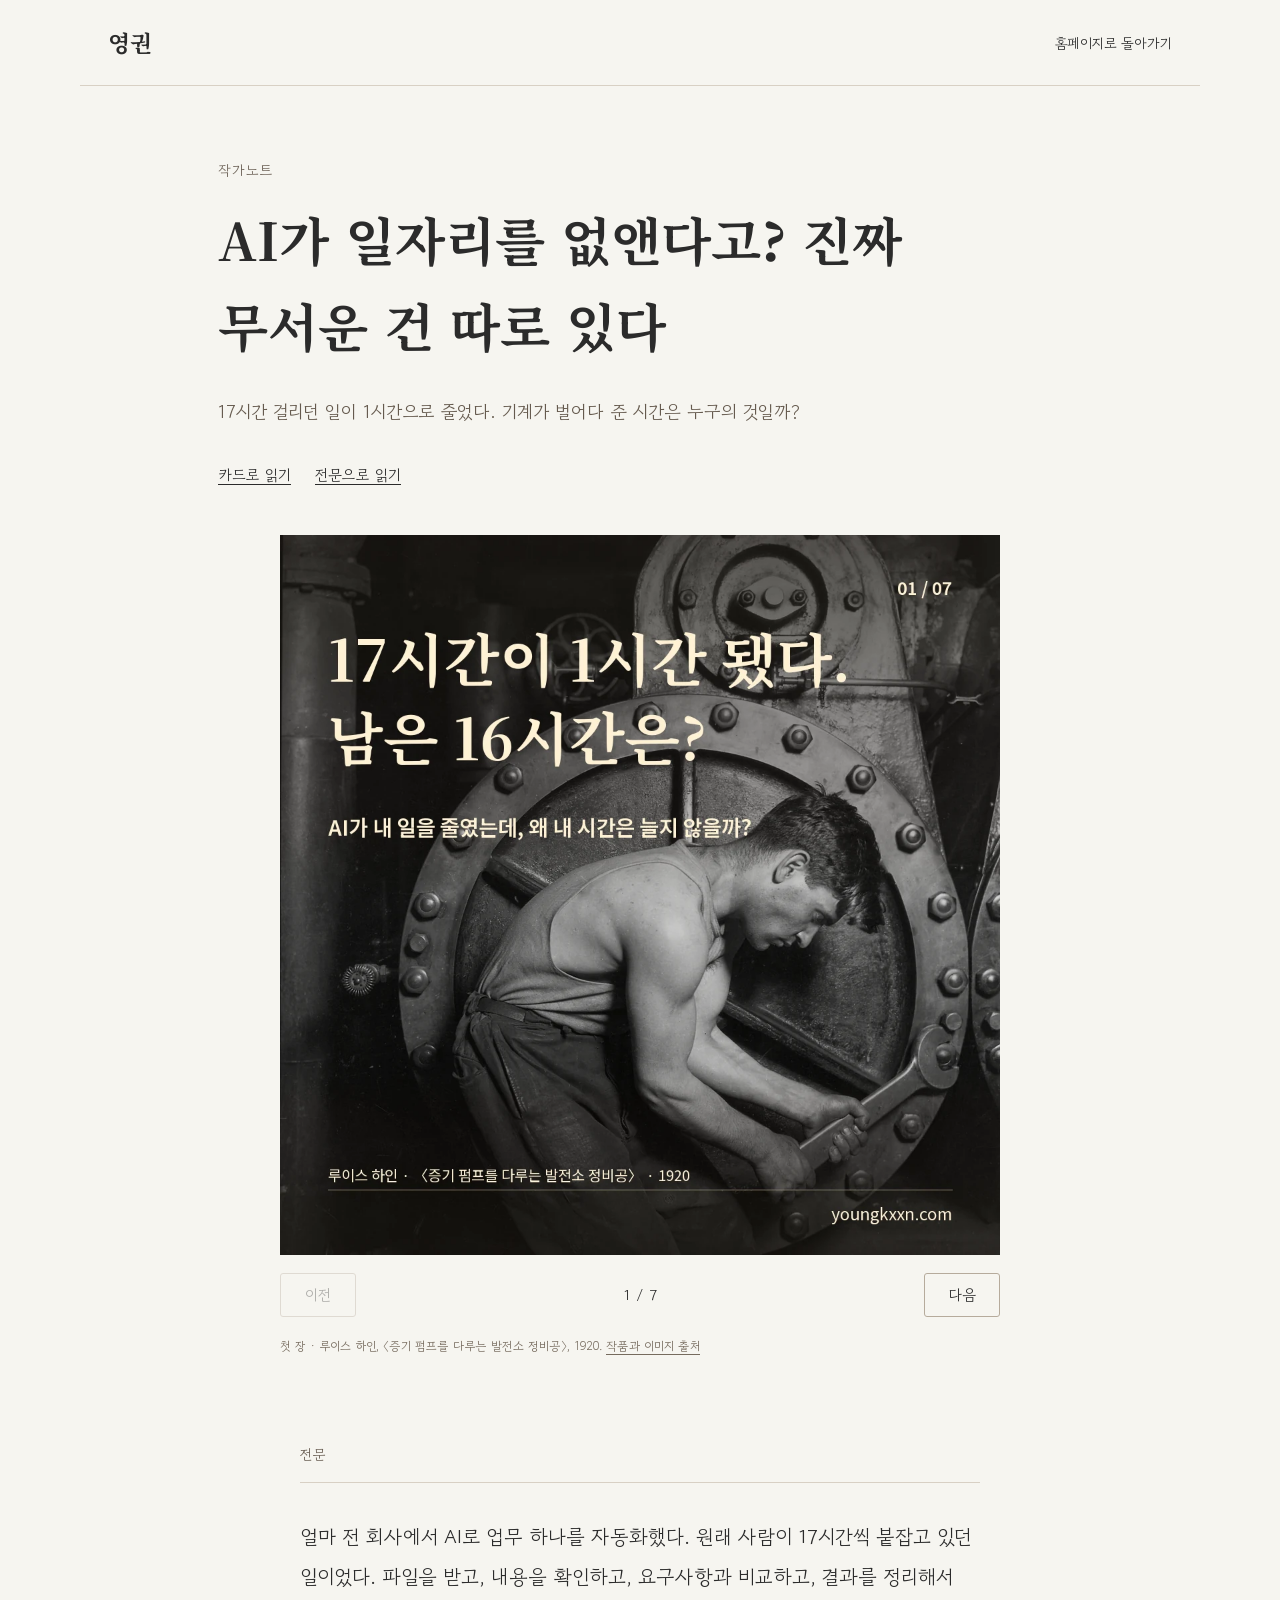
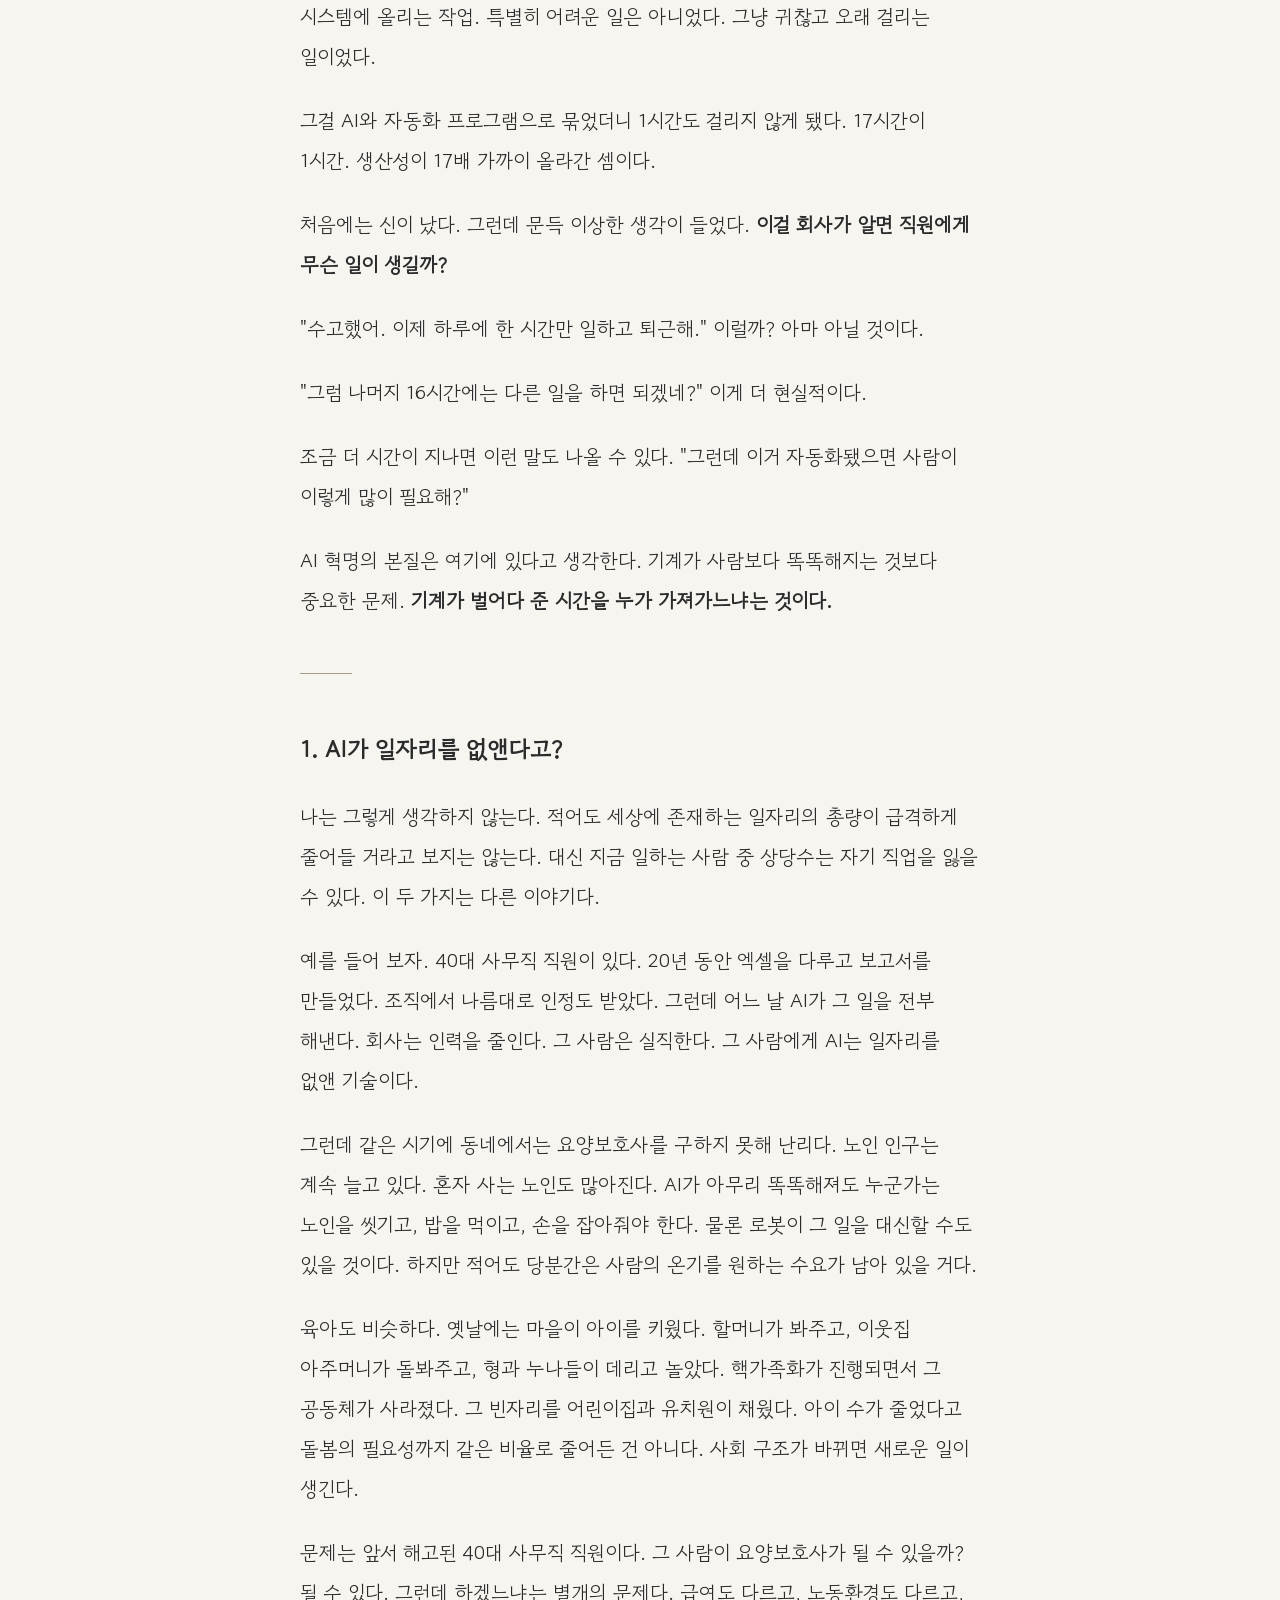
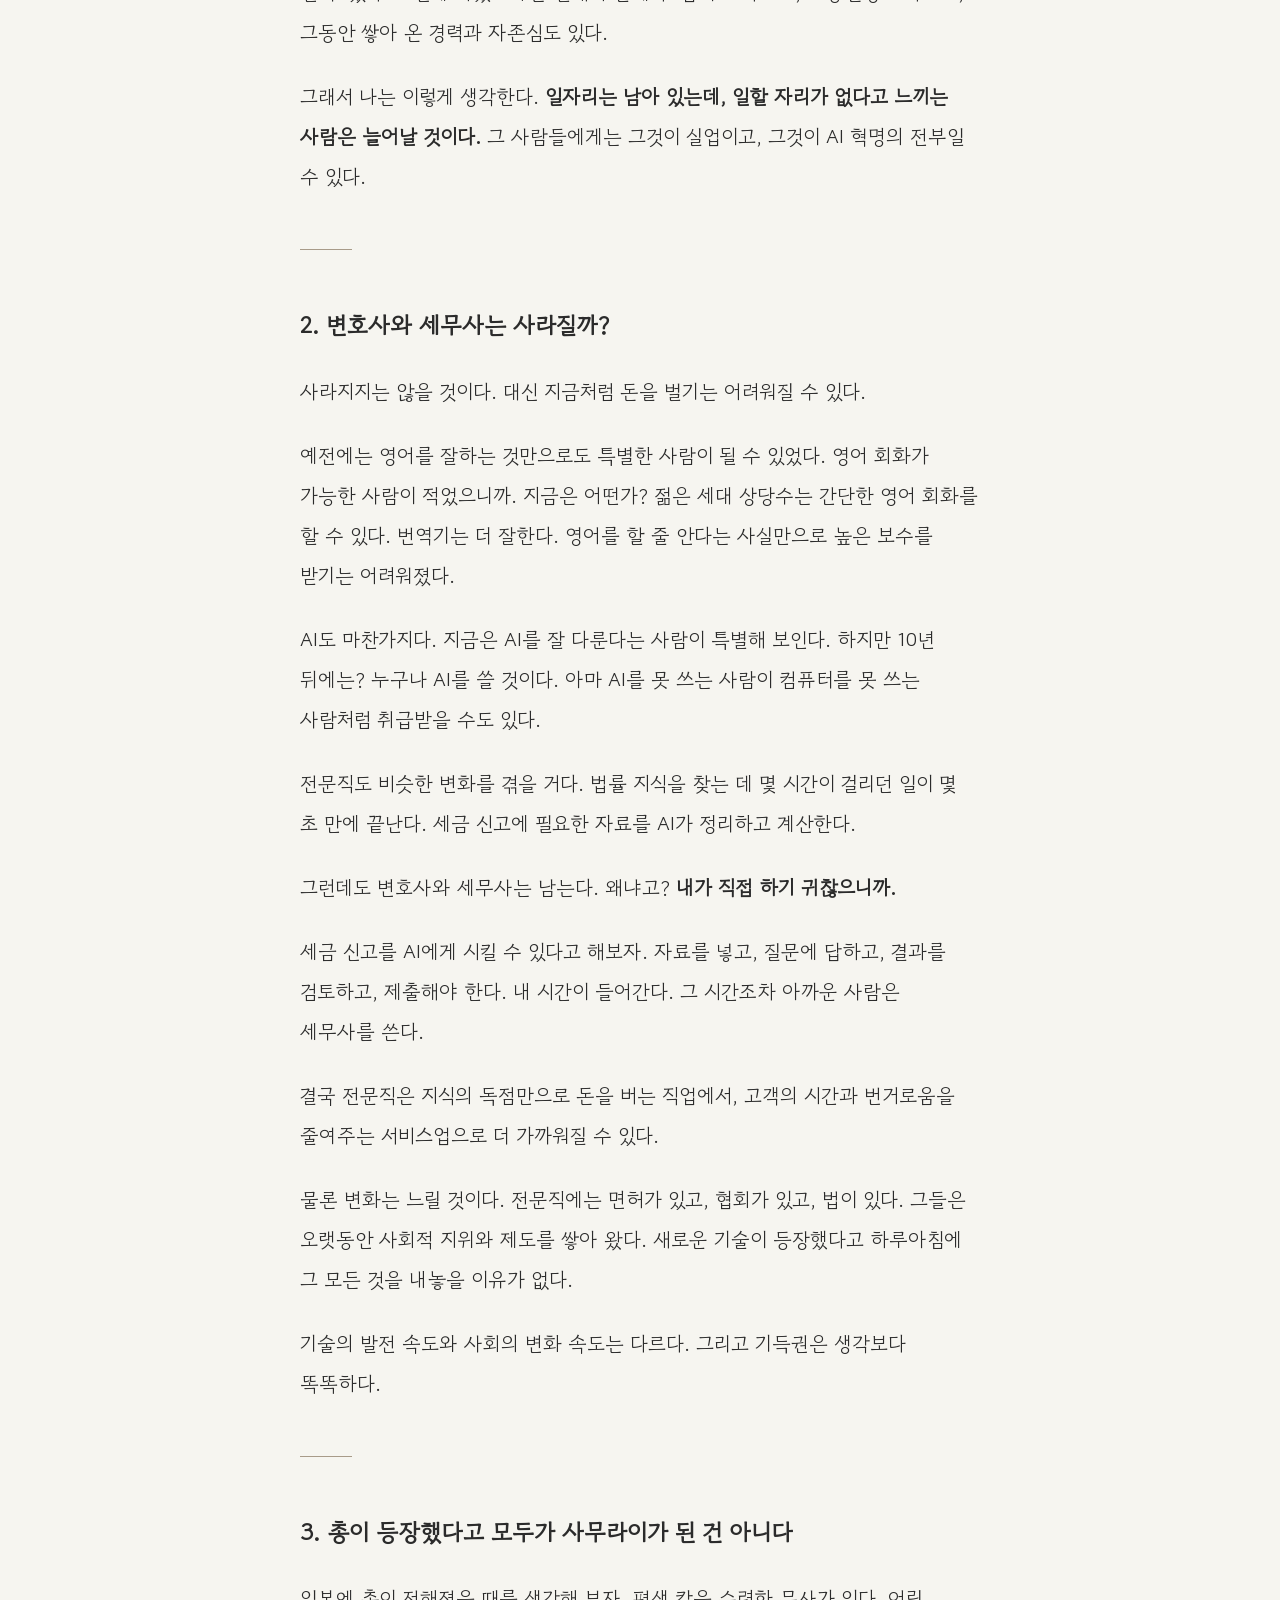
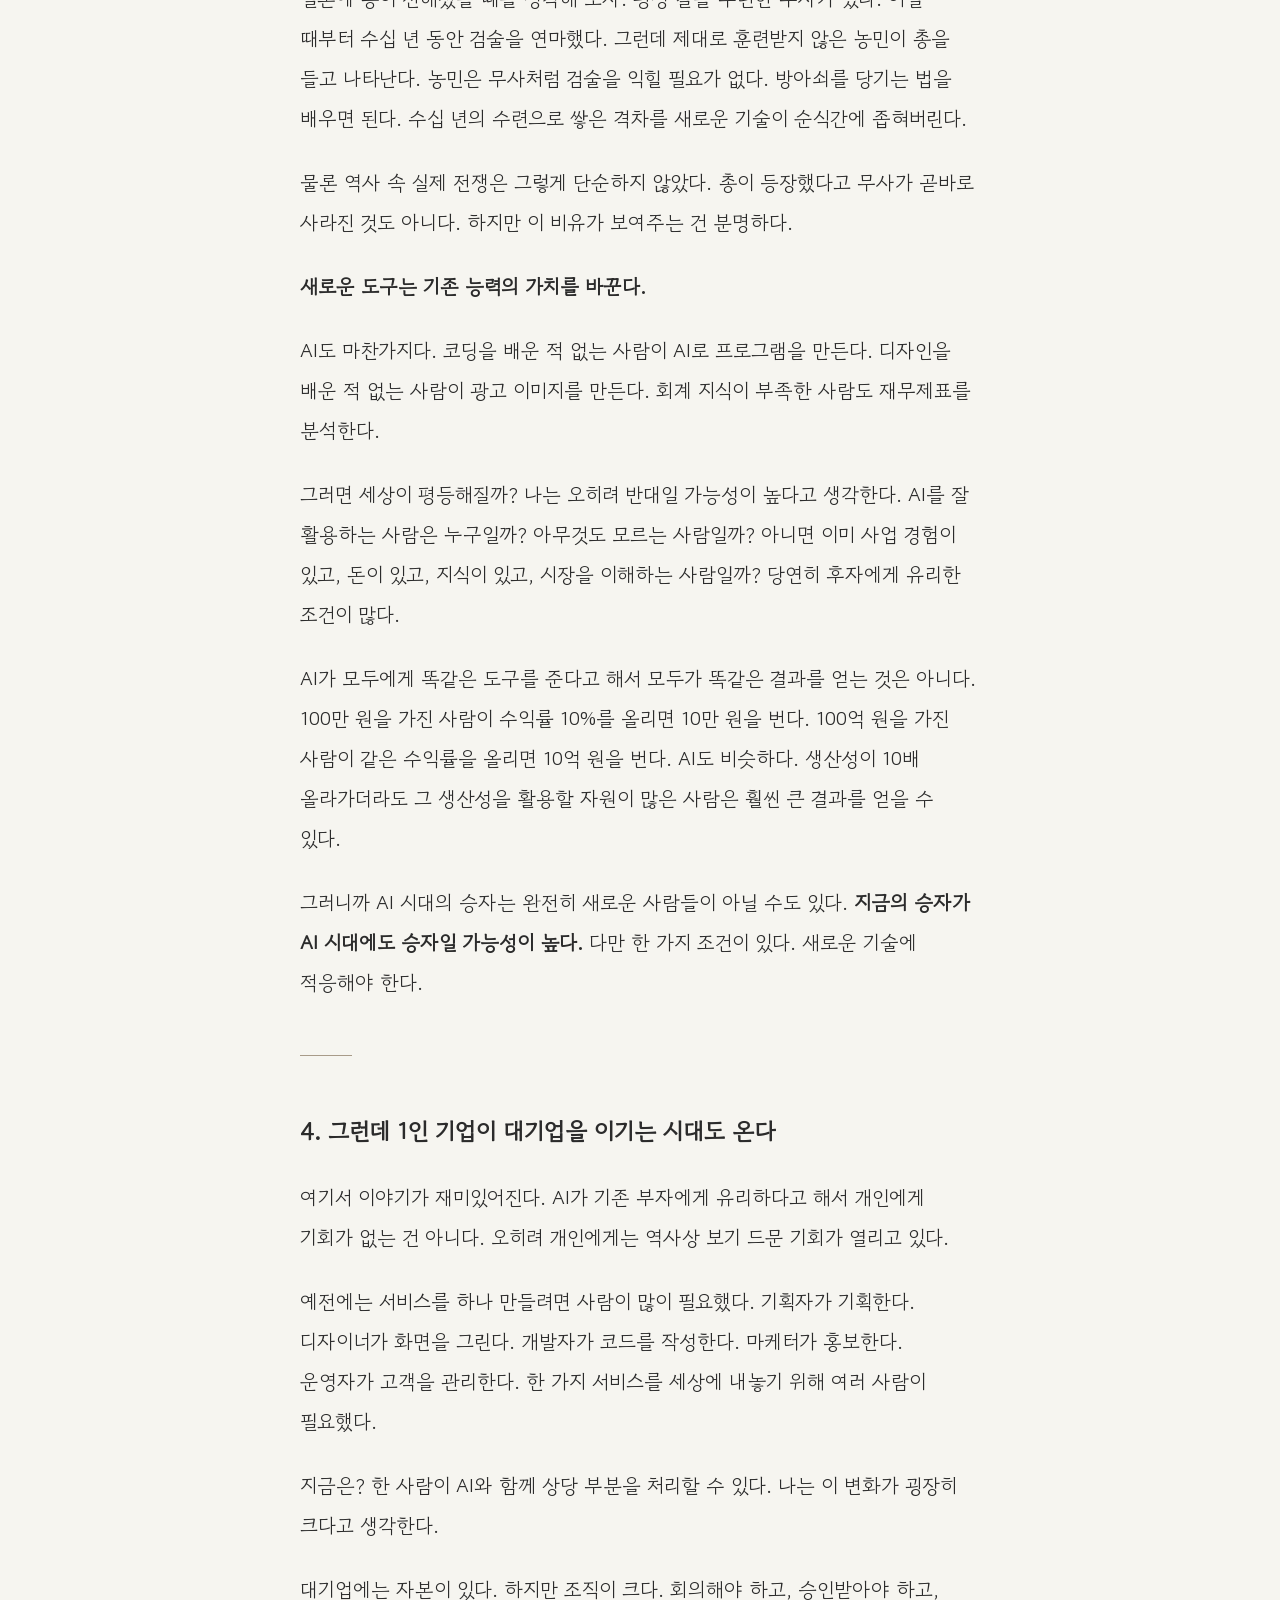
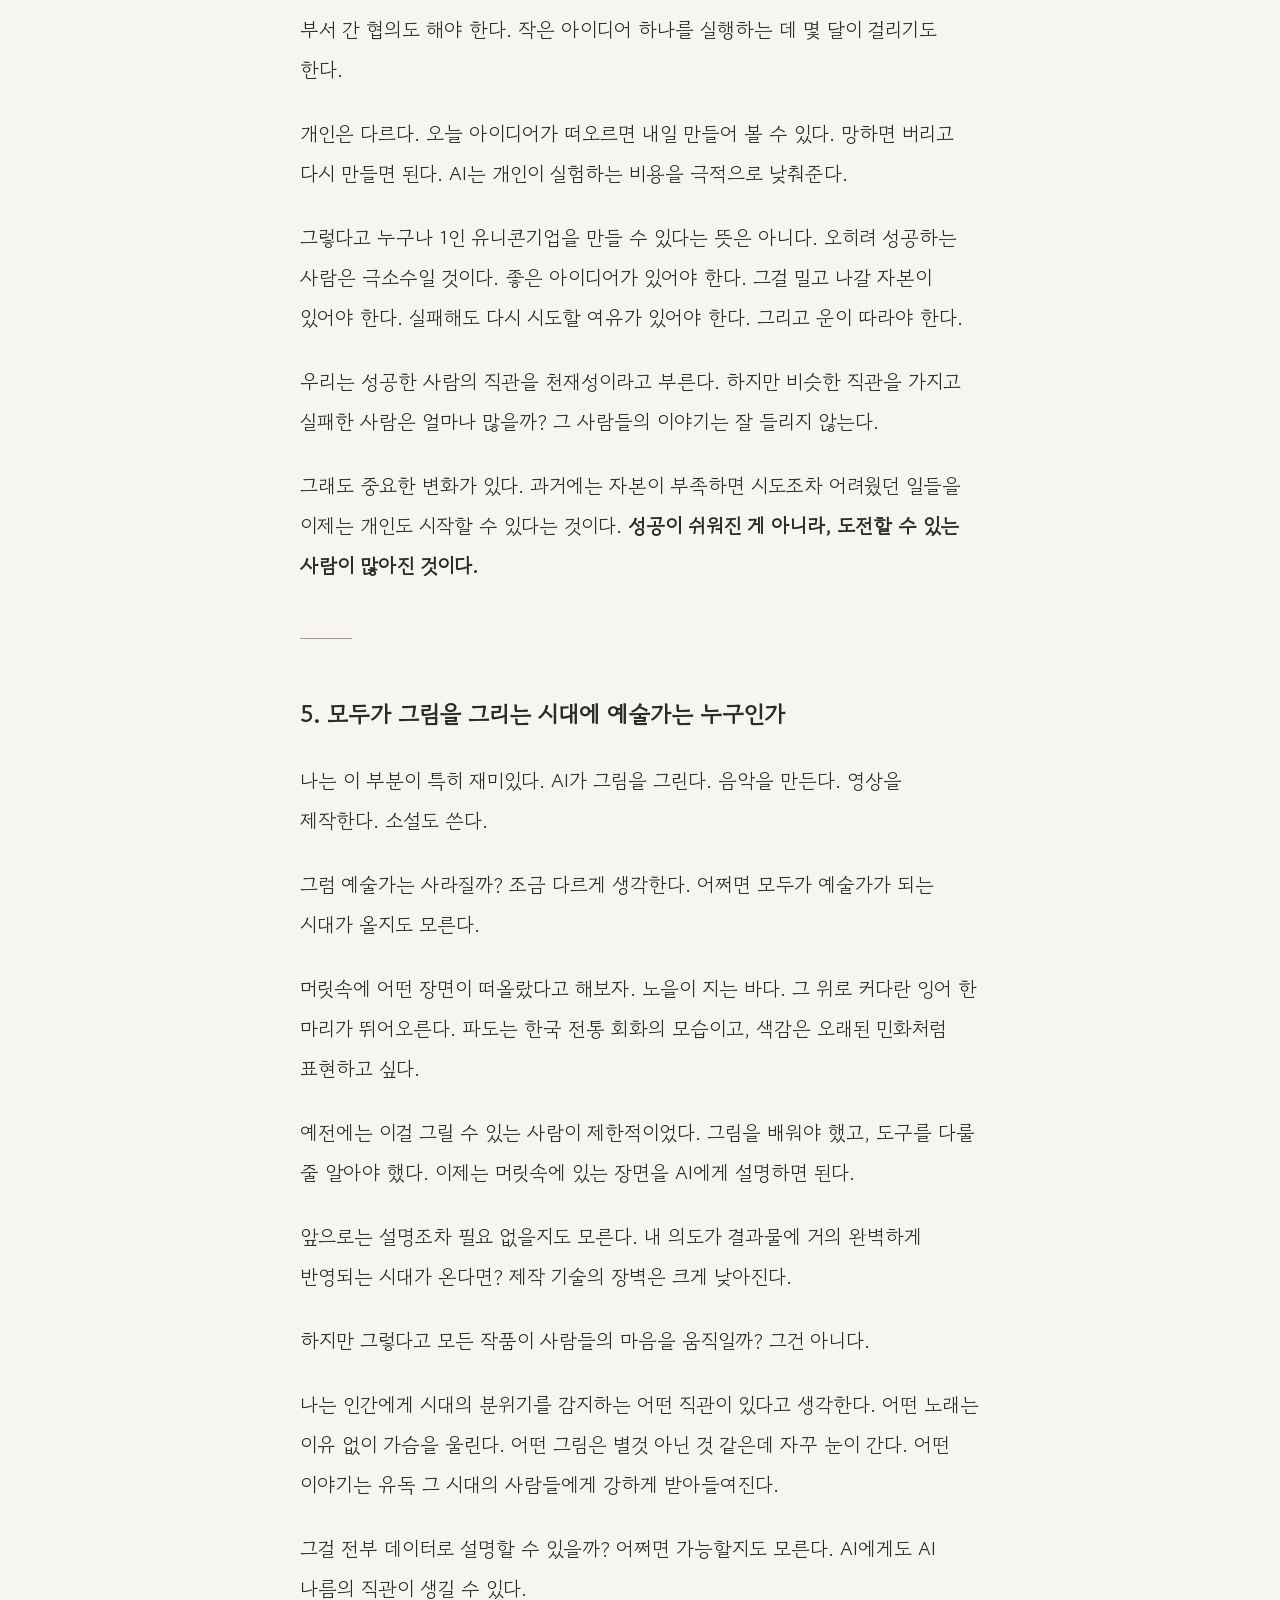
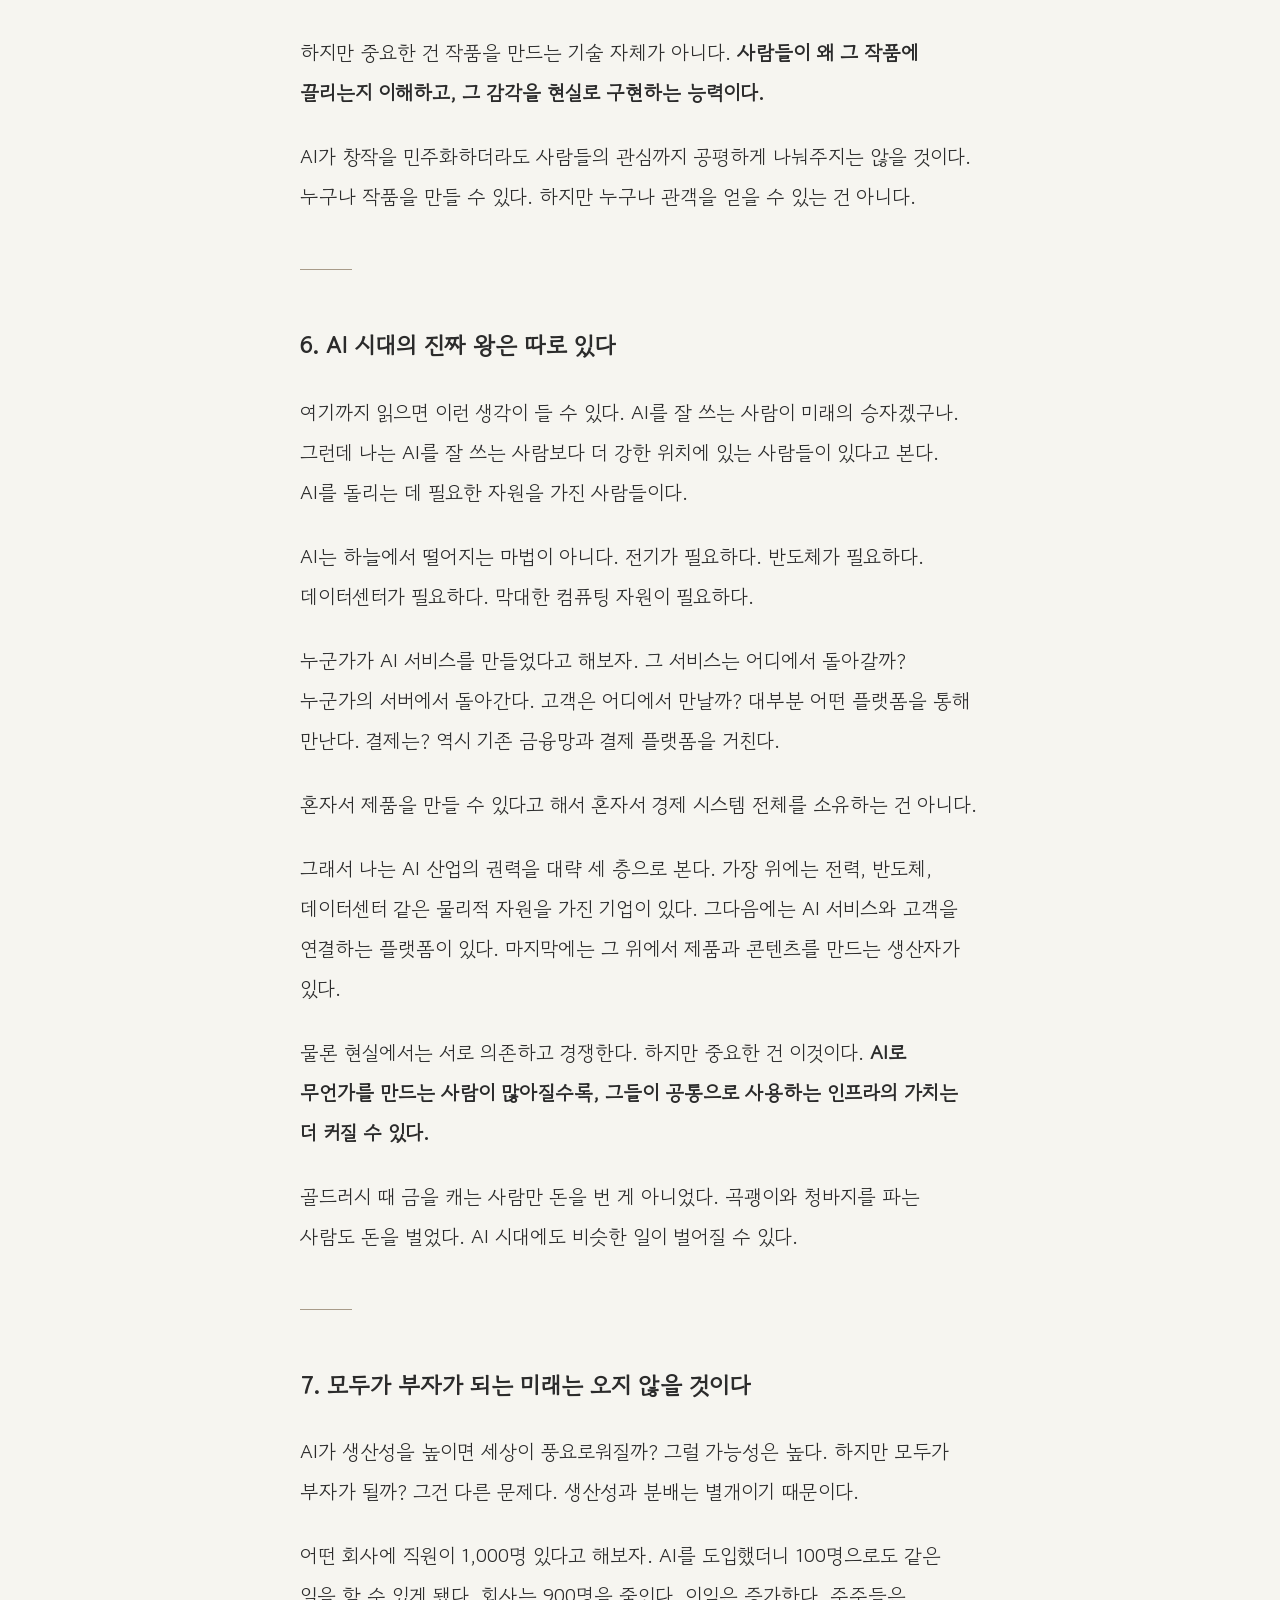
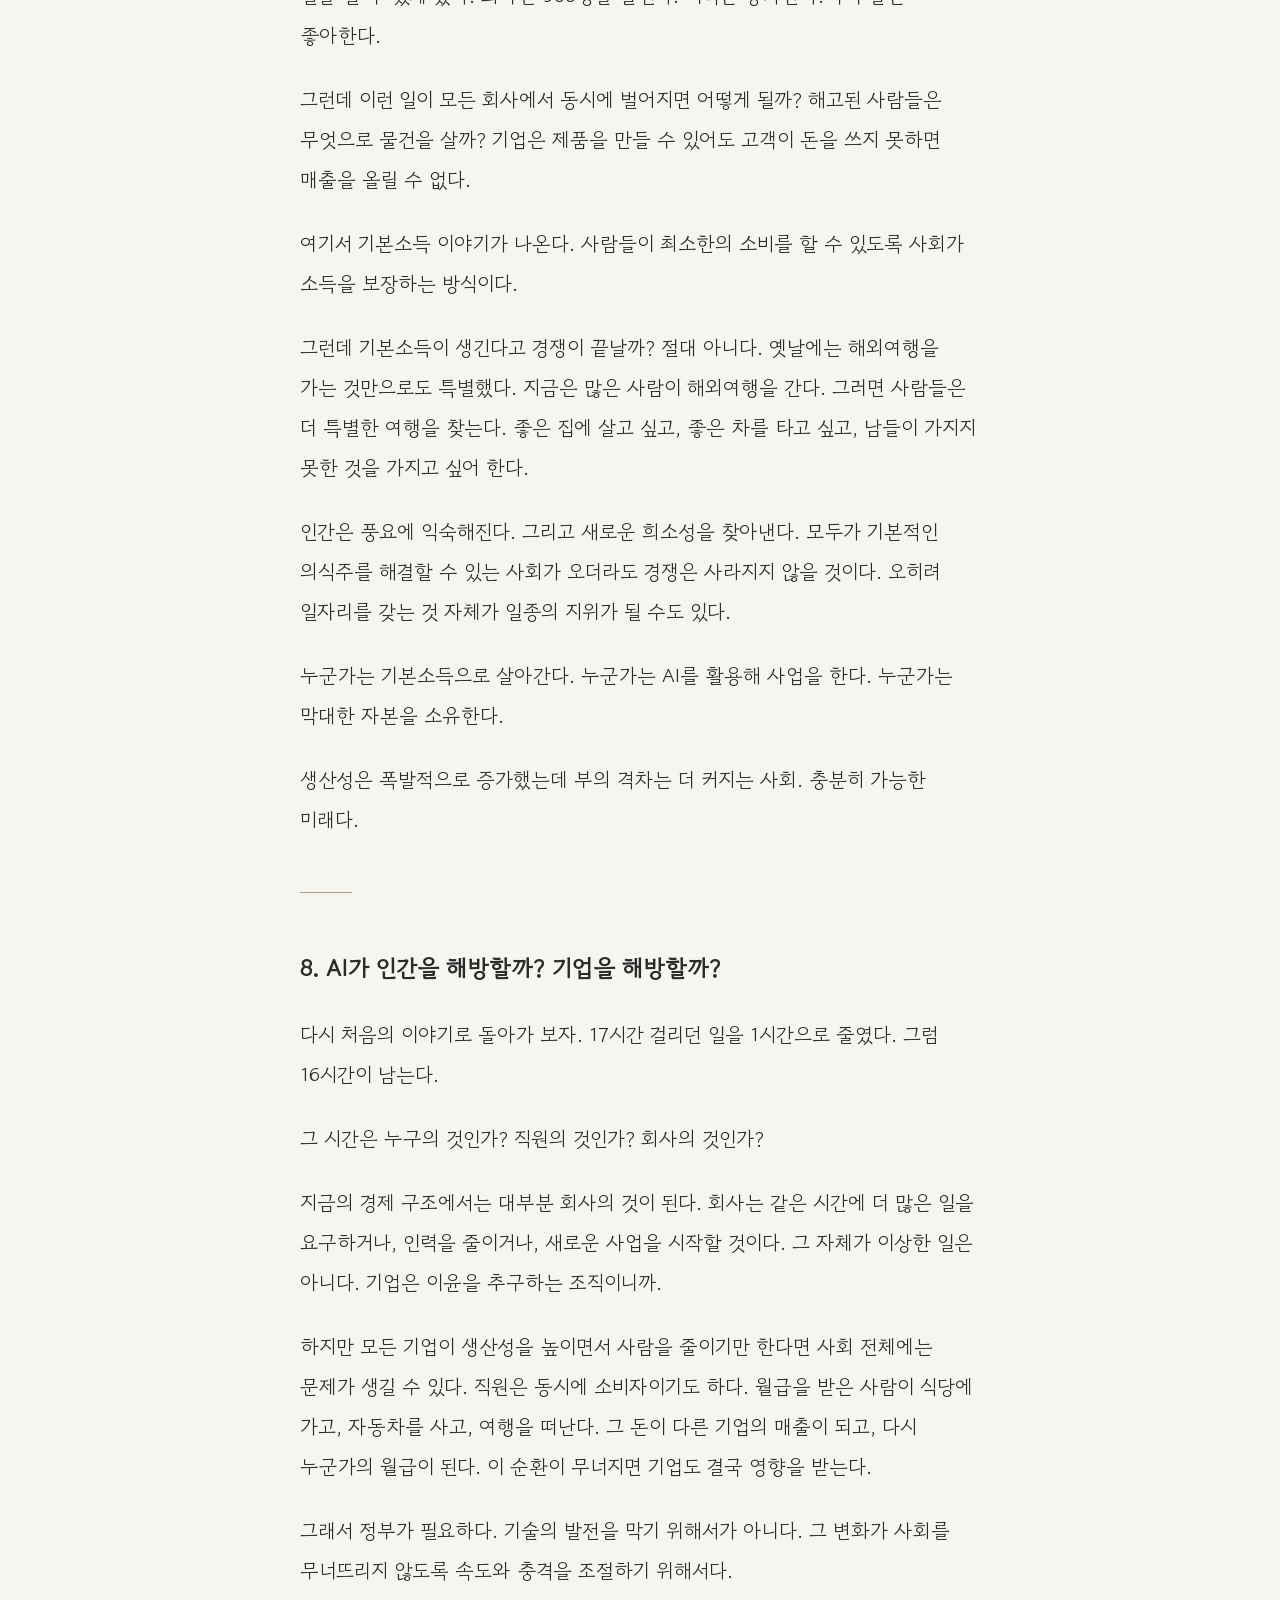
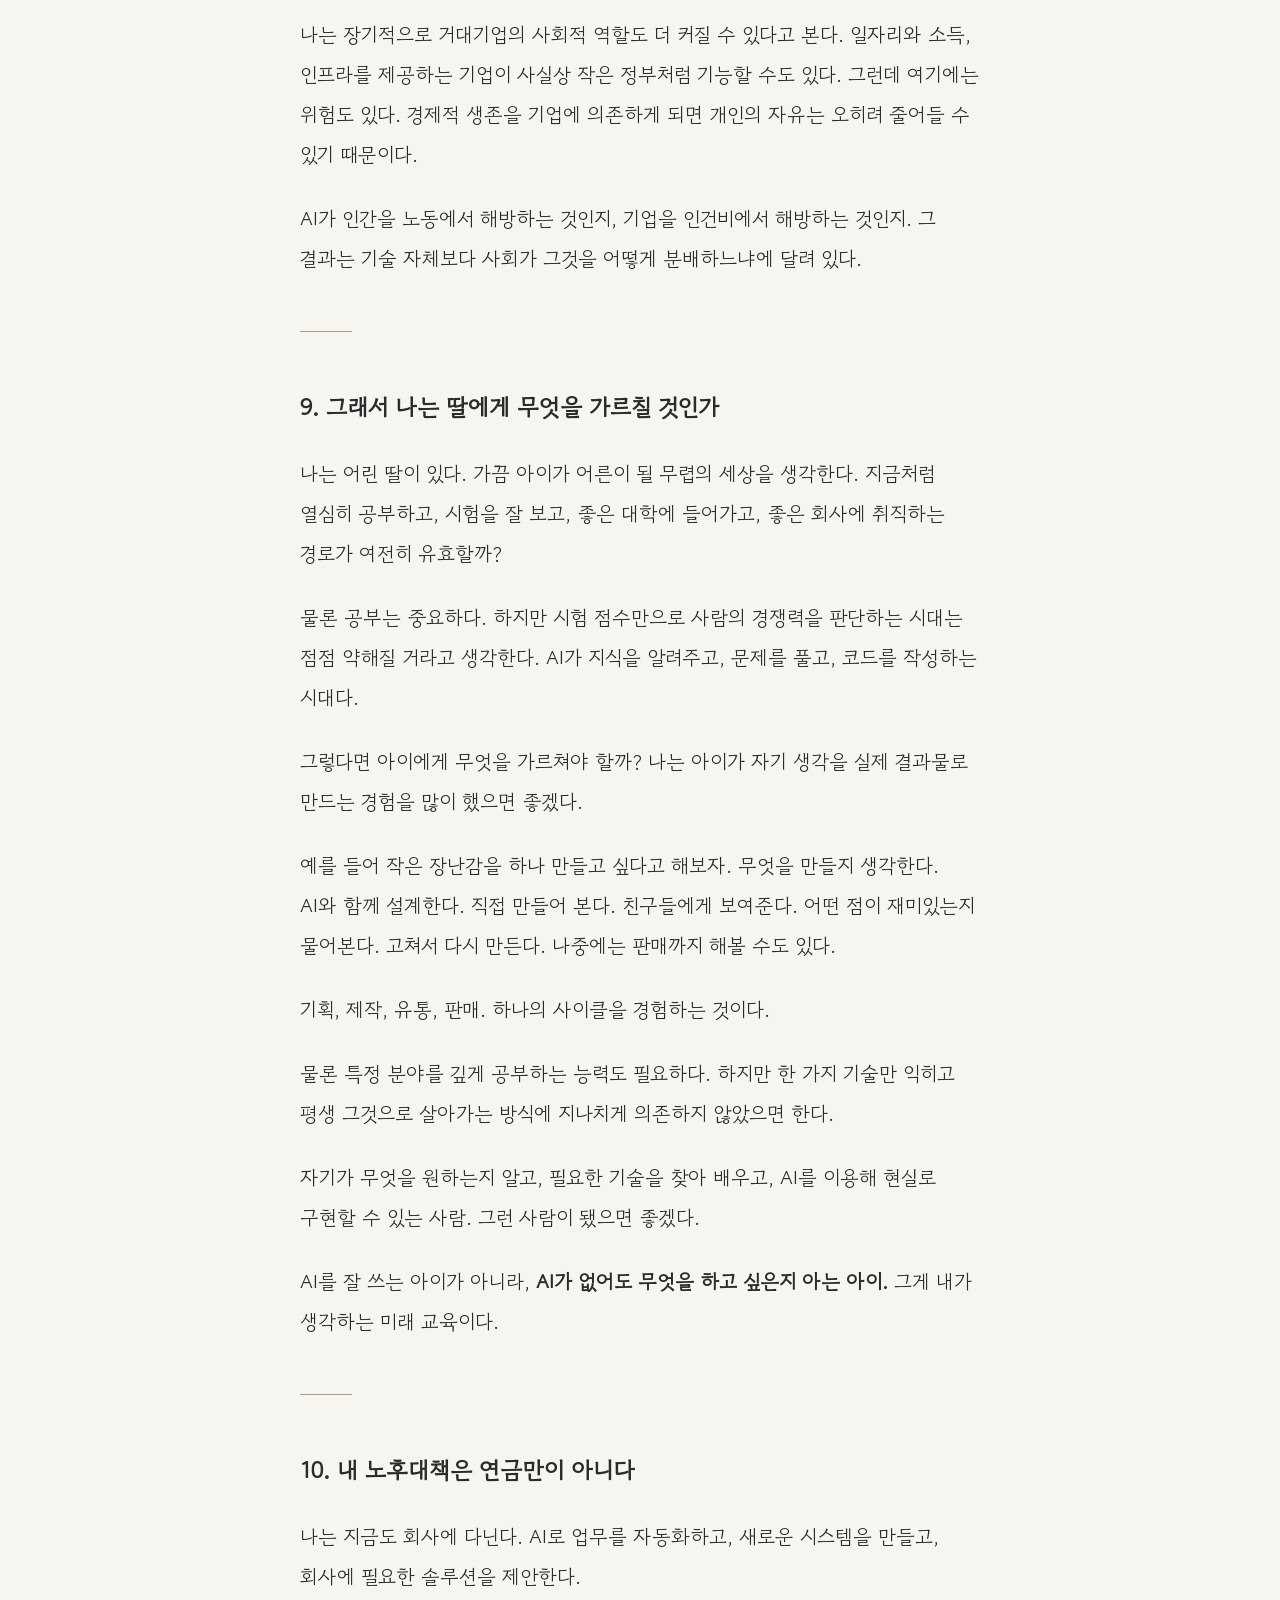
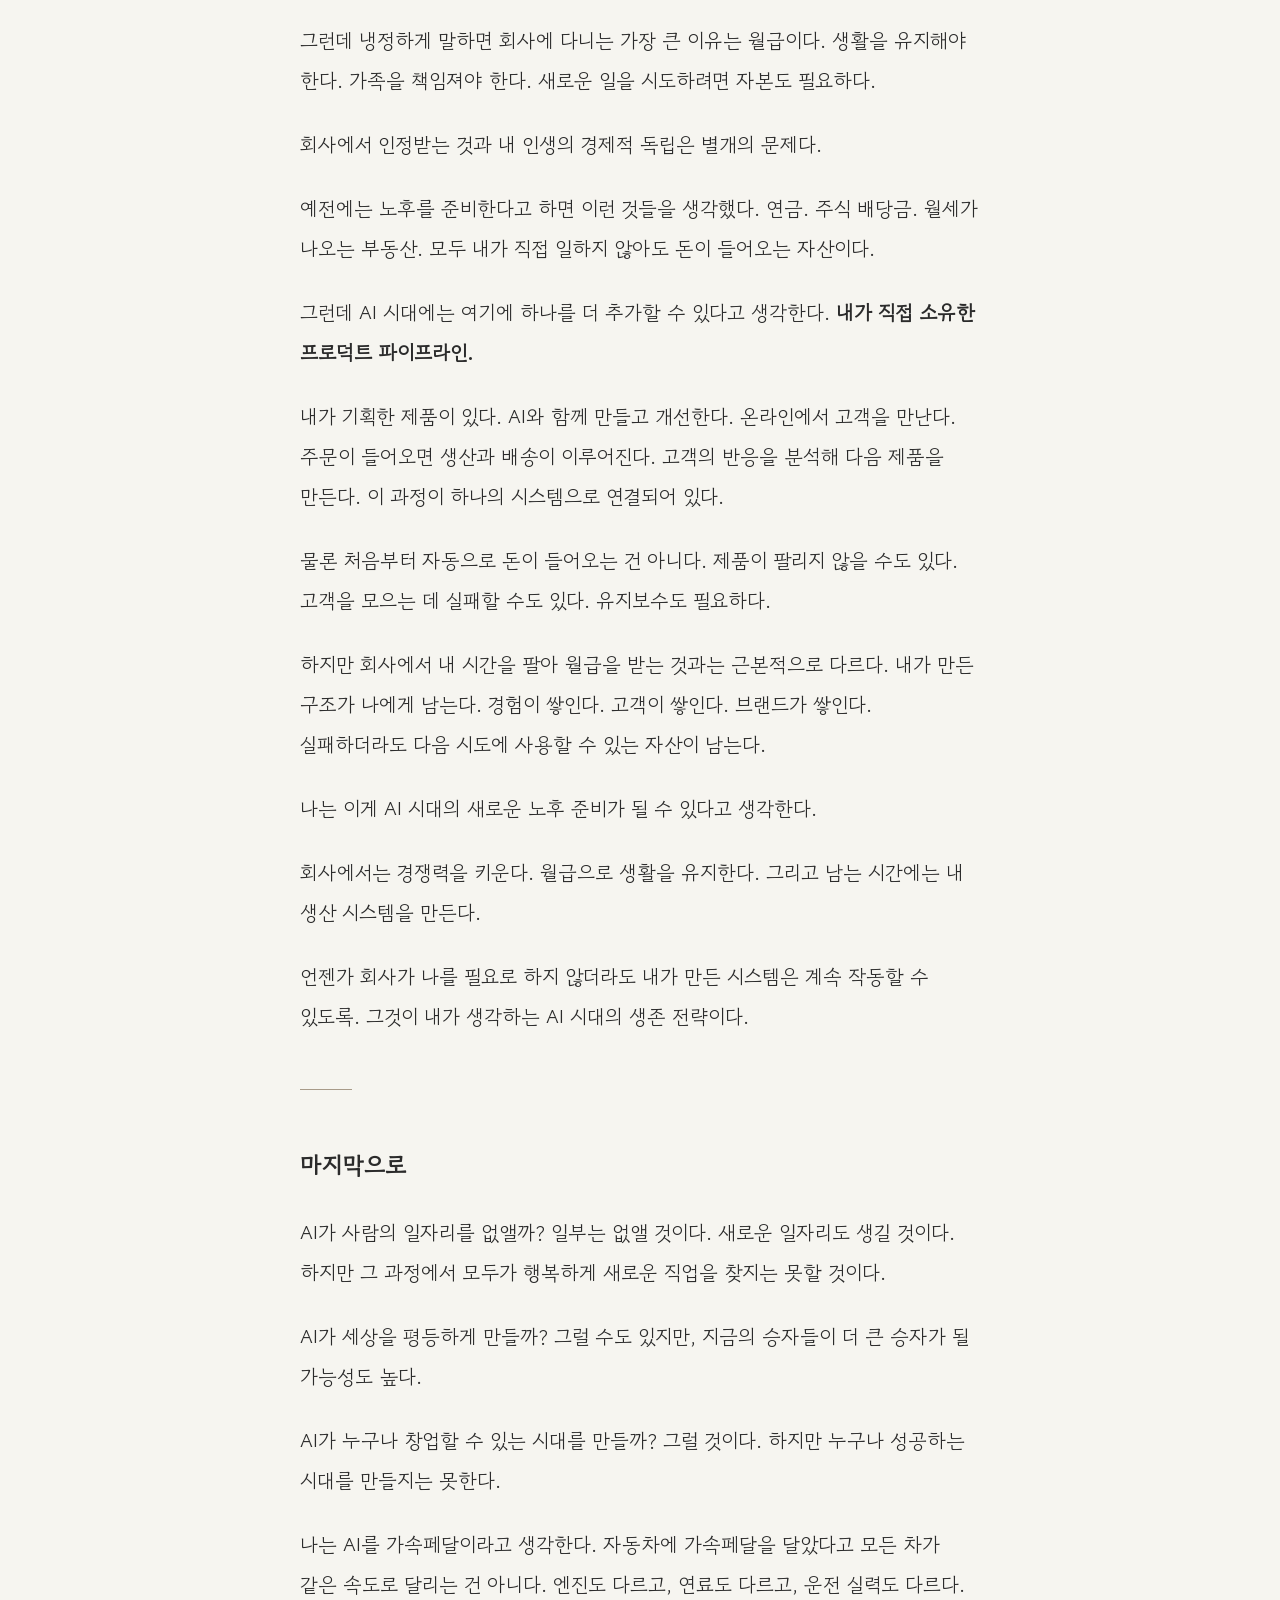
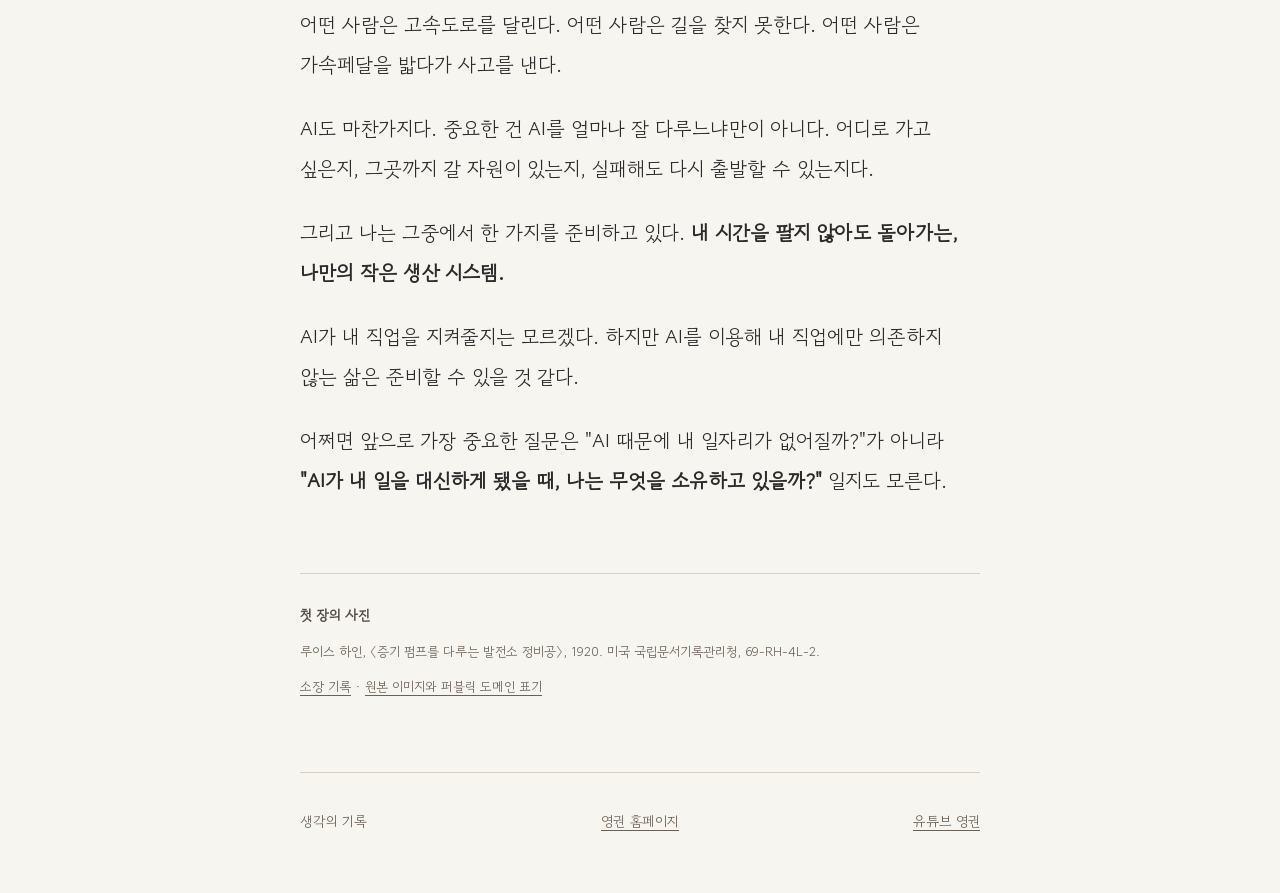
<file: THOUGHTS/ai-work-and-ownership/index.html>
<!DOCTYPE html>
<html lang="ko">
<head>
  <meta charset="UTF-8">
  <meta name="viewport" content="width=device-width, initial-scale=1.0">
  <title>AI가 일자리를 없앤다고? 진짜 무서운 건 따로 있다 — 작가노트</title>
  <meta name="description" content="17시간 걸리던 일이 1시간으로 줄었다. 기계가 벌어다 준 시간은 누구의 것일까?">
  <link rel="canonical" href="https://youngkxxn.com/thoughts/ai-work-and-ownership/">
  <meta property="og:type" content="article">
  <meta property="og:site_name" content="영권">
  <meta property="og:title" content="AI가 일자리를 없앤다고? 진짜 무서운 건 따로 있다">
  <meta property="og:description" content="17시간 걸리던 일이 1시간으로 줄었다. 기계가 벌어다 준 시간은 누구의 것일까?">
  <meta property="og:url" content="https://youngkxxn.com/thoughts/ai-work-and-ownership/">
  <meta property="og:image" content="https://youngkxxn.com/images/essays/ai-work-and-ownership/share.jpg">
  <meta property="og:image:width" content="1200">
  <meta property="og:image:height" content="630">
  <meta name="twitter:card" content="summary_large_image">
  <meta name="twitter:title" content="AI가 일자리를 없앤다고? 진짜 무서운 건 따로 있다">
  <meta name="twitter:image" content="https://youngkxxn.com/images/essays/ai-work-and-ownership/share.jpg">
  <link rel="icon" href="../../favicon.png">
  <link rel="preconnect" href="https://fonts.googleapis.com">
  <link rel="preconnect" href="https://fonts.gstatic.com" crossorigin>
  <link href="https://fonts.googleapis.com/css2?family=Gowun+Dodum&family=Noto+Serif+KR:wght@400;700&display=swap" rel="stylesheet">
  <link rel="stylesheet" href="../../css/thoughts.css?v=20261116-v03">
  <script defer src="gallery.js"></script>
</head>
<body class="thought-page">
  <header class="thought-header">
    <a class="thought-brand" href="../../" aria-label="영권 홈페이지">영권</a>
    <a class="thought-home" href="../../">홈페이지로 돌아가기</a>
  </header>
  <main>
    <div class="thought-hero">
      <p class="thought-kicker">작가노트</p>
      <h1>AI가 일자리를 없앤다고? 진짜 무서운 건 따로 있다</h1>
      <p class="thought-intro">17시간 걸리던 일이 1시간으로 줄었다. 기계가 벌어다 준 시간은 누구의 것일까?</p>
      <nav class="thought-jumps" aria-label="읽는 방식">
        <a href="#thought-cards">카드로 읽기</a>
        <a href="#essay-text">전문으로 읽기</a>
      </nav>
    </div>
    <section class="thought-gallery" id="thought-cards" aria-label="작가노트 카드 7장">
      <img class="thought-gallery__image" data-card-image src="../../images/essays/ai-work-and-ownership/01.webp" width="1080" height="1080" alt="1장. 17시간이 1시간 됐다. 남은 16시간은? AI가 내 일을 줄였는데, 왜 내 시간은 늘지 않을까? 루이스 하인의 사진 속 정비공이 증기 펌프를 다룬다." decoding="async" fetchpriority="high" draggable="false">
      <div class="thought-gallery__controls">
        <button type="button" data-card-previous aria-label="이전 카드" disabled>이전</button>
        <span class="thought-gallery__count" data-card-count aria-live="polite" aria-atomic="true">1 / 7</span>
        <button type="button" data-card-next aria-label="다음 카드">다음</button>
      </div>
      <p class="thought-gallery__credit" id="artwork-credit">첫 장 · 루이스 하인, 〈증기 펌프를 다루는 발전소 정비공〉, 1920. <a href="#artwork-source">작품과 이미지 출처</a></p>
    </section>
    <article class="thought-text" id="essay-text" aria-label="글 전문">
      <h2 class="thought-section-label">전문</h2>
      <div class="thought-prose">
          <p>얼마 전 회사에서 AI로 업무 하나를 자동화했다. 원래 사람이 17시간씩 붙잡고 있던 일이었다. 파일을 받고, 내용을 확인하고, 요구사항과 비교하고, 결과를 정리해서 시스템에 올리는 작업. 특별히 어려운 일은 아니었다. 그냥 귀찮고 오래 걸리는 일이었다.</p>
          <p>그걸 AI와 자동화 프로그램으로 묶었더니 1시간도 걸리지 않게 됐다. 17시간이 1시간. 생산성이 17배 가까이 올라간 셈이다.</p>
          <p>처음에는 신이 났다. 그런데 문득 이상한 생각이 들었다. <strong>이걸 회사가 알면 직원에게 무슨 일이 생길까?</strong></p>
          <p>&quot;수고했어. 이제 하루에 한 시간만 일하고 퇴근해.&quot; 이럴까? 아마 아닐 것이다.</p>
          <p>&quot;그럼 나머지 16시간에는 다른 일을 하면 되겠네?&quot; 이게 더 현실적이다.</p>
          <p>조금 더 시간이 지나면 이런 말도 나올 수 있다. &quot;그런데 이거 자동화됐으면 사람이 이렇게 많이 필요해?&quot;</p>
          <p>AI 혁명의 본질은 여기에 있다고 생각한다. 기계가 사람보다 똑똑해지는 것보다 중요한 문제. <strong>기계가 벌어다 준 시간을 누가 가져가느냐는 것이다.</strong></p>
          <hr>
          <h3>1. AI가 일자리를 없앤다고?</h3>
          <p>나는 그렇게 생각하지 않는다. 적어도 세상에 존재하는 일자리의 총량이 급격하게 줄어들 거라고 보지는 않는다. 대신 지금 일하는 사람 중 상당수는 자기 직업을 잃을 수 있다. 이 두 가지는 다른 이야기다.</p>
          <p>예를 들어 보자. 40대 사무직 직원이 있다. 20년 동안 엑셀을 다루고 보고서를 만들었다. 조직에서 나름대로 인정도 받았다. 그런데 어느 날 AI가 그 일을 전부 해낸다. 회사는 인력을 줄인다. 그 사람은 실직한다. 그 사람에게 AI는 일자리를 없앤 기술이다.</p>
          <p>그런데 같은 시기에 동네에서는 요양보호사를 구하지 못해 난리다. 노인 인구는 계속 늘고 있다. 혼자 사는 노인도 많아진다. AI가 아무리 똑똑해져도 누군가는 노인을 씻기고, 밥을 먹이고, 손을 잡아줘야 한다. 물론 로봇이 그 일을 대신할 수도 있을 것이다. 하지만 적어도 당분간은 사람의 온기를 원하는 수요가 남아 있을 거다.</p>
          <p>육아도 비슷하다. 옛날에는 마을이 아이를 키웠다. 할머니가 봐주고, 이웃집 아주머니가 돌봐주고, 형과 누나들이 데리고 놀았다. 핵가족화가 진행되면서 그 공동체가 사라졌다. 그 빈자리를 어린이집과 유치원이 채웠다. 아이 수가 줄었다고 돌봄의 필요성까지 같은 비율로 줄어든 건 아니다. 사회 구조가 바뀌면 새로운 일이 생긴다.</p>
          <p>문제는 앞서 해고된 40대 사무직 직원이다. 그 사람이 요양보호사가 될 수 있을까? 될 수 있다. 그런데 하겠느냐는 별개의 문제다. 급여도 다르고, 노동환경도 다르고, 그동안 쌓아 온 경력과 자존심도 있다.</p>
          <p>그래서 나는 이렇게 생각한다. <strong>일자리는 남아 있는데, 일할 자리가 없다고 느끼는 사람은 늘어날 것이다.</strong> 그 사람들에게는 그것이 실업이고, 그것이 AI 혁명의 전부일 수 있다.</p>
          <hr>
          <h3>2. 변호사와 세무사는 사라질까?</h3>
          <p>사라지지는 않을 것이다. 대신 지금처럼 돈을 벌기는 어려워질 수 있다.</p>
          <p>예전에는 영어를 잘하는 것만으로도 특별한 사람이 될 수 있었다. 영어 회화가 가능한 사람이 적었으니까. 지금은 어떤가? 젊은 세대 상당수는 간단한 영어 회화를 할 수 있다. 번역기는 더 잘한다. 영어를 할 줄 안다는 사실만으로 높은 보수를 받기는 어려워졌다.</p>
          <p>AI도 마찬가지다. 지금은 AI를 잘 다룬다는 사람이 특별해 보인다. 하지만 10년 뒤에는? 누구나 AI를 쓸 것이다. 아마 AI를 못 쓰는 사람이 컴퓨터를 못 쓰는 사람처럼 취급받을 수도 있다.</p>
          <p>전문직도 비슷한 변화를 겪을 거다. 법률 지식을 찾는 데 몇 시간이 걸리던 일이 몇 초 만에 끝난다. 세금 신고에 필요한 자료를 AI가 정리하고 계산한다.</p>
          <p>그런데도 변호사와 세무사는 남는다. 왜냐고? <strong>내가 직접 하기 귀찮으니까.</strong></p>
          <p>세금 신고를 AI에게 시킬 수 있다고 해보자. 자료를 넣고, 질문에 답하고, 결과를 검토하고, 제출해야 한다. 내 시간이 들어간다. 그 시간조차 아까운 사람은 세무사를 쓴다.</p>
          <p>결국 전문직은 지식의 독점만으로 돈을 버는 직업에서, 고객의 시간과 번거로움을 줄여주는 서비스업으로 더 가까워질 수 있다.</p>
          <p>물론 변화는 느릴 것이다. 전문직에는 면허가 있고, 협회가 있고, 법이 있다. 그들은 오랫동안 사회적 지위와 제도를 쌓아 왔다. 새로운 기술이 등장했다고 하루아침에 그 모든 것을 내놓을 이유가 없다.</p>
          <p>기술의 발전 속도와 사회의 변화 속도는 다르다. 그리고 기득권은 생각보다 똑똑하다.</p>
          <hr>
          <h3>3. 총이 등장했다고 모두가 사무라이가 된 건 아니다</h3>
          <p>일본에 총이 전해졌을 때를 생각해 보자. 평생 칼을 수련한 무사가 있다. 어릴 때부터 수십 년 동안 검술을 연마했다. 그런데 제대로 훈련받지 않은 농민이 총을 들고 나타난다. 농민은 무사처럼 검술을 익힐 필요가 없다. 방아쇠를 당기는 법을 배우면 된다. 수십 년의 수련으로 쌓은 격차를 새로운 기술이 순식간에 좁혀버린다.</p>
          <p>물론 역사 속 실제 전쟁은 그렇게 단순하지 않았다. 총이 등장했다고 무사가 곧바로 사라진 것도 아니다. 하지만 이 비유가 보여주는 건 분명하다.</p>
          <p><strong>새로운 도구는 기존 능력의 가치를 바꾼다.</strong></p>
          <p>AI도 마찬가지다. 코딩을 배운 적 없는 사람이 AI로 프로그램을 만든다. 디자인을 배운 적 없는 사람이 광고 이미지를 만든다. 회계 지식이 부족한 사람도 재무제표를 분석한다.</p>
          <p>그러면 세상이 평등해질까? 나는 오히려 반대일 가능성이 높다고 생각한다. AI를 잘 활용하는 사람은 누구일까? 아무것도 모르는 사람일까? 아니면 이미 사업 경험이 있고, 돈이 있고, 지식이 있고, 시장을 이해하는 사람일까? 당연히 후자에게 유리한 조건이 많다.</p>
          <p>AI가 모두에게 똑같은 도구를 준다고 해서 모두가 똑같은 결과를 얻는 것은 아니다. 100만 원을 가진 사람이 수익률 10%를 올리면 10만 원을 번다. 100억 원을 가진 사람이 같은 수익률을 올리면 10억 원을 번다. AI도 비슷하다. 생산성이 10배 올라가더라도 그 생산성을 활용할 자원이 많은 사람은 훨씬 큰 결과를 얻을 수 있다.</p>
          <p>그러니까 AI 시대의 승자는 완전히 새로운 사람들이 아닐 수도 있다. <strong>지금의 승자가 AI 시대에도 승자일 가능성이 높다.</strong> 다만 한 가지 조건이 있다. 새로운 기술에 적응해야 한다.</p>
          <hr>
          <h3>4. 그런데 1인 기업이 대기업을 이기는 시대도 온다</h3>
          <p>여기서 이야기가 재미있어진다. AI가 기존 부자에게 유리하다고 해서 개인에게 기회가 없는 건 아니다. 오히려 개인에게는 역사상 보기 드문 기회가 열리고 있다.</p>
          <p>예전에는 서비스를 하나 만들려면 사람이 많이 필요했다. 기획자가 기획한다. 디자이너가 화면을 그린다. 개발자가 코드를 작성한다. 마케터가 홍보한다. 운영자가 고객을 관리한다. 한 가지 서비스를 세상에 내놓기 위해 여러 사람이 필요했다.</p>
          <p>지금은? 한 사람이 AI와 함께 상당 부분을 처리할 수 있다. 나는 이 변화가 굉장히 크다고 생각한다.</p>
          <p>대기업에는 자본이 있다. 하지만 조직이 크다. 회의해야 하고, 승인받아야 하고, 부서 간 협의도 해야 한다. 작은 아이디어 하나를 실행하는 데 몇 달이 걸리기도 한다.</p>
          <p>개인은 다르다. 오늘 아이디어가 떠오르면 내일 만들어 볼 수 있다. 망하면 버리고 다시 만들면 된다. AI는 개인이 실험하는 비용을 극적으로 낮춰준다.</p>
          <p>그렇다고 누구나 1인 유니콘기업을 만들 수 있다는 뜻은 아니다. 오히려 성공하는 사람은 극소수일 것이다. 좋은 아이디어가 있어야 한다. 그걸 밀고 나갈 자본이 있어야 한다. 실패해도 다시 시도할 여유가 있어야 한다. 그리고 운이 따라야 한다.</p>
          <p>우리는 성공한 사람의 직관을 천재성이라고 부른다. 하지만 비슷한 직관을 가지고 실패한 사람은 얼마나 많을까? 그 사람들의 이야기는 잘 들리지 않는다.</p>
          <p>그래도 중요한 변화가 있다. 과거에는 자본이 부족하면 시도조차 어려웠던 일들을 이제는 개인도 시작할 수 있다는 것이다. <strong>성공이 쉬워진 게 아니라, 도전할 수 있는 사람이 많아진 것이다.</strong></p>
          <hr>
          <h3>5. 모두가 그림을 그리는 시대에 예술가는 누구인가</h3>
          <p>나는 이 부분이 특히 재미있다. AI가 그림을 그린다. 음악을 만든다. 영상을 제작한다. 소설도 쓴다.</p>
          <p>그럼 예술가는 사라질까? 조금 다르게 생각한다. 어쩌면 모두가 예술가가 되는 시대가 올지도 모른다.</p>
          <p>머릿속에 어떤 장면이 떠올랐다고 해보자. 노을이 지는 바다. 그 위로 커다란 잉어 한 마리가 뛰어오른다. 파도는 한국 전통 회화의 모습이고, 색감은 오래된 민화처럼 표현하고 싶다.</p>
          <p>예전에는 이걸 그릴 수 있는 사람이 제한적이었다. 그림을 배워야 했고, 도구를 다룰 줄 알아야 했다. 이제는 머릿속에 있는 장면을 AI에게 설명하면 된다.</p>
          <p>앞으로는 설명조차 필요 없을지도 모른다. 내 의도가 결과물에 거의 완벽하게 반영되는 시대가 온다면? 제작 기술의 장벽은 크게 낮아진다.</p>
          <p>하지만 그렇다고 모든 작품이 사람들의 마음을 움직일까? 그건 아니다.</p>
          <p>나는 인간에게 시대의 분위기를 감지하는 어떤 직관이 있다고 생각한다. 어떤 노래는 이유 없이 가슴을 울린다. 어떤 그림은 별것 아닌 것 같은데 자꾸 눈이 간다. 어떤 이야기는 유독 그 시대의 사람들에게 강하게 받아들여진다.</p>
          <p>그걸 전부 데이터로 설명할 수 있을까? 어쩌면 가능할지도 모른다. AI에게도 AI 나름의 직관이 생길 수 있다.</p>
          <p>하지만 중요한 건 작품을 만드는 기술 자체가 아니다. <strong>사람들이 왜 그 작품에 끌리는지 이해하고, 그 감각을 현실로 구현하는 능력이다.</strong></p>
          <p>AI가 창작을 민주화하더라도 사람들의 관심까지 공평하게 나눠주지는 않을 것이다. 누구나 작품을 만들 수 있다. 하지만 누구나 관객을 얻을 수 있는 건 아니다.</p>
          <hr>
          <h3>6. AI 시대의 진짜 왕은 따로 있다</h3>
          <p>여기까지 읽으면 이런 생각이 들 수 있다. AI를 잘 쓰는 사람이 미래의 승자겠구나. 그런데 나는 AI를 잘 쓰는 사람보다 더 강한 위치에 있는 사람들이 있다고 본다. AI를 돌리는 데 필요한 자원을 가진 사람들이다.</p>
          <p>AI는 하늘에서 떨어지는 마법이 아니다. 전기가 필요하다. 반도체가 필요하다. 데이터센터가 필요하다. 막대한 컴퓨팅 자원이 필요하다.</p>
          <p>누군가가 AI 서비스를 만들었다고 해보자. 그 서비스는 어디에서 돌아갈까? 누군가의 서버에서 돌아간다. 고객은 어디에서 만날까? 대부분 어떤 플랫폼을 통해 만난다. 결제는? 역시 기존 금융망과 결제 플랫폼을 거친다.</p>
          <p>혼자서 제품을 만들 수 있다고 해서 혼자서 경제 시스템 전체를 소유하는 건 아니다.</p>
          <p>그래서 나는 AI 산업의 권력을 대략 세 층으로 본다. 가장 위에는 전력, 반도체, 데이터센터 같은 물리적 자원을 가진 기업이 있다. 그다음에는 AI 서비스와 고객을 연결하는 플랫폼이 있다. 마지막에는 그 위에서 제품과 콘텐츠를 만드는 생산자가 있다.</p>
          <p>물론 현실에서는 서로 의존하고 경쟁한다. 하지만 중요한 건 이것이다. <strong>AI로 무언가를 만드는 사람이 많아질수록, 그들이 공통으로 사용하는 인프라의 가치는 더 커질 수 있다.</strong></p>
          <p>골드러시 때 금을 캐는 사람만 돈을 번 게 아니었다. 곡괭이와 청바지를 파는 사람도 돈을 벌었다. AI 시대에도 비슷한 일이 벌어질 수 있다.</p>
          <hr>
          <h3>7. 모두가 부자가 되는 미래는 오지 않을 것이다</h3>
          <p>AI가 생산성을 높이면 세상이 풍요로워질까? 그럴 가능성은 높다. 하지만 모두가 부자가 될까? 그건 다른 문제다. 생산성과 분배는 별개이기 때문이다.</p>
          <p>어떤 회사에 직원이 1,000명 있다고 해보자. AI를 도입했더니 100명으로도 같은 일을 할 수 있게 됐다. 회사는 900명을 줄인다. 이익은 증가한다. 주주들은 좋아한다.</p>
          <p>그런데 이런 일이 모든 회사에서 동시에 벌어지면 어떻게 될까? 해고된 사람들은 무엇으로 물건을 살까? 기업은 제품을 만들 수 있어도 고객이 돈을 쓰지 못하면 매출을 올릴 수 없다.</p>
          <p>여기서 기본소득 이야기가 나온다. 사람들이 최소한의 소비를 할 수 있도록 사회가 소득을 보장하는 방식이다.</p>
          <p>그런데 기본소득이 생긴다고 경쟁이 끝날까? 절대 아니다. 옛날에는 해외여행을 가는 것만으로도 특별했다. 지금은 많은 사람이 해외여행을 간다. 그러면 사람들은 더 특별한 여행을 찾는다. 좋은 집에 살고 싶고, 좋은 차를 타고 싶고, 남들이 가지지 못한 것을 가지고 싶어 한다.</p>
          <p>인간은 풍요에 익숙해진다. 그리고 새로운 희소성을 찾아낸다. 모두가 기본적인 의식주를 해결할 수 있는 사회가 오더라도 경쟁은 사라지지 않을 것이다. 오히려 일자리를 갖는 것 자체가 일종의 지위가 될 수도 있다.</p>
          <p>누군가는 기본소득으로 살아간다. 누군가는 AI를 활용해 사업을 한다. 누군가는 막대한 자본을 소유한다.</p>
          <p>생산성은 폭발적으로 증가했는데 부의 격차는 더 커지는 사회. 충분히 가능한 미래다.</p>
          <hr>
          <h3>8. AI가 인간을 해방할까? 기업을 해방할까?</h3>
          <p>다시 처음의 이야기로 돌아가 보자. 17시간 걸리던 일을 1시간으로 줄였다. 그럼 16시간이 남는다.</p>
          <p>그 시간은 누구의 것인가? 직원의 것인가? 회사의 것인가?</p>
          <p>지금의 경제 구조에서는 대부분 회사의 것이 된다. 회사는 같은 시간에 더 많은 일을 요구하거나, 인력을 줄이거나, 새로운 사업을 시작할 것이다. 그 자체가 이상한 일은 아니다. 기업은 이윤을 추구하는 조직이니까.</p>
          <p>하지만 모든 기업이 생산성을 높이면서 사람을 줄이기만 한다면 사회 전체에는 문제가 생길 수 있다. 직원은 동시에 소비자이기도 하다. 월급을 받은 사람이 식당에 가고, 자동차를 사고, 여행을 떠난다. 그 돈이 다른 기업의 매출이 되고, 다시 누군가의 월급이 된다. 이 순환이 무너지면 기업도 결국 영향을 받는다.</p>
          <p>그래서 정부가 필요하다. 기술의 발전을 막기 위해서가 아니다. 그 변화가 사회를 무너뜨리지 않도록 속도와 충격을 조절하기 위해서다.</p>
          <p>나는 장기적으로 거대기업의 사회적 역할도 더 커질 수 있다고 본다. 일자리와 소득, 인프라를 제공하는 기업이 사실상 작은 정부처럼 기능할 수도 있다. 그런데 여기에는 위험도 있다. 경제적 생존을 기업에 의존하게 되면 개인의 자유는 오히려 줄어들 수 있기 때문이다.</p>
          <p>AI가 인간을 노동에서 해방하는 것인지, 기업을 인건비에서 해방하는 것인지. 그 결과는 기술 자체보다 사회가 그것을 어떻게 분배하느냐에 달려 있다.</p>
          <hr>
          <h3>9. 그래서 나는 딸에게 무엇을 가르칠 것인가</h3>
          <p>나는 어린 딸이 있다. 가끔 아이가 어른이 될 무렵의 세상을 생각한다. 지금처럼 열심히 공부하고, 시험을 잘 보고, 좋은 대학에 들어가고, 좋은 회사에 취직하는 경로가 여전히 유효할까?</p>
          <p>물론 공부는 중요하다. 하지만 시험 점수만으로 사람의 경쟁력을 판단하는 시대는 점점 약해질 거라고 생각한다. AI가 지식을 알려주고, 문제를 풀고, 코드를 작성하는 시대다.</p>
          <p>그렇다면 아이에게 무엇을 가르쳐야 할까? 나는 아이가 자기 생각을 실제 결과물로 만드는 경험을 많이 했으면 좋겠다.</p>
          <p>예를 들어 작은 장난감을 하나 만들고 싶다고 해보자. 무엇을 만들지 생각한다. AI와 함께 설계한다. 직접 만들어 본다. 친구들에게 보여준다. 어떤 점이 재미있는지 물어본다. 고쳐서 다시 만든다. 나중에는 판매까지 해볼 수도 있다.</p>
          <p>기획, 제작, 유통, 판매. 하나의 사이클을 경험하는 것이다.</p>
          <p>물론 특정 분야를 깊게 공부하는 능력도 필요하다. 하지만 한 가지 기술만 익히고 평생 그것으로 살아가는 방식에 지나치게 의존하지 않았으면 한다.</p>
          <p>자기가 무엇을 원하는지 알고, 필요한 기술을 찾아 배우고, AI를 이용해 현실로 구현할 수 있는 사람. 그런 사람이 됐으면 좋겠다.</p>
          <p>AI를 잘 쓰는 아이가 아니라, <strong>AI가 없어도 무엇을 하고 싶은지 아는 아이.</strong> 그게 내가 생각하는 미래 교육이다.</p>
          <hr>
          <h3>10. 내 노후대책은 연금만이 아니다</h3>
          <p>나는 지금도 회사에 다닌다. AI로 업무를 자동화하고, 새로운 시스템을 만들고, 회사에 필요한 솔루션을 제안한다.</p>
          <p>그런데 냉정하게 말하면 회사에 다니는 가장 큰 이유는 월급이다. 생활을 유지해야 한다. 가족을 책임져야 한다. 새로운 일을 시도하려면 자본도 필요하다.</p>
          <p>회사에서 인정받는 것과 내 인생의 경제적 독립은 별개의 문제다.</p>
          <p>예전에는 노후를 준비한다고 하면 이런 것들을 생각했다. 연금. 주식 배당금. 월세가 나오는 부동산. 모두 내가 직접 일하지 않아도 돈이 들어오는 자산이다.</p>
          <p>그런데 AI 시대에는 여기에 하나를 더 추가할 수 있다고 생각한다. <strong>내가 직접 소유한 프로덕트 파이프라인.</strong></p>
          <p>내가 기획한 제품이 있다. AI와 함께 만들고 개선한다. 온라인에서 고객을 만난다. 주문이 들어오면 생산과 배송이 이루어진다. 고객의 반응을 분석해 다음 제품을 만든다. 이 과정이 하나의 시스템으로 연결되어 있다.</p>
          <p>물론 처음부터 자동으로 돈이 들어오는 건 아니다. 제품이 팔리지 않을 수도 있다. 고객을 모으는 데 실패할 수도 있다. 유지보수도 필요하다.</p>
          <p>하지만 회사에서 내 시간을 팔아 월급을 받는 것과는 근본적으로 다르다. 내가 만든 구조가 나에게 남는다. 경험이 쌓인다. 고객이 쌓인다. 브랜드가 쌓인다. 실패하더라도 다음 시도에 사용할 수 있는 자산이 남는다.</p>
          <p>나는 이게 AI 시대의 새로운 노후 준비가 될 수 있다고 생각한다.</p>
          <p>회사에서는 경쟁력을 키운다. 월급으로 생활을 유지한다. 그리고 남는 시간에는 내 생산 시스템을 만든다.</p>
          <p>언젠가 회사가 나를 필요로 하지 않더라도 내가 만든 시스템은 계속 작동할 수 있도록. 그것이 내가 생각하는 AI 시대의 생존 전략이다.</p>
          <hr>
          <h3>마지막으로</h3>
          <p>AI가 사람의 일자리를 없앨까? 일부는 없앨 것이다. 새로운 일자리도 생길 것이다. 하지만 그 과정에서 모두가 행복하게 새로운 직업을 찾지는 못할 것이다.</p>
          <p>AI가 세상을 평등하게 만들까? 그럴 수도 있지만, 지금의 승자들이 더 큰 승자가 될 가능성도 높다.</p>
          <p>AI가 누구나 창업할 수 있는 시대를 만들까? 그럴 것이다. 하지만 누구나 성공하는 시대를 만들지는 못한다.</p>
          <p>나는 AI를 가속페달이라고 생각한다. 자동차에 가속페달을 달았다고 모든 차가 같은 속도로 달리는 건 아니다. 엔진도 다르고, 연료도 다르고, 운전 실력도 다르다. 어떤 사람은 고속도로를 달린다. 어떤 사람은 길을 찾지 못한다. 어떤 사람은 가속페달을 밟다가 사고를 낸다.</p>
          <p>AI도 마찬가지다. 중요한 건 AI를 얼마나 잘 다루느냐만이 아니다. 어디로 가고 싶은지, 그곳까지 갈 자원이 있는지, 실패해도 다시 출발할 수 있는지다.</p>
          <p>그리고 나는 그중에서 한 가지를 준비하고 있다. <strong>내 시간을 팔지 않아도 돌아가는, 나만의 작은 생산 시스템.</strong></p>
          <p>AI가 내 직업을 지켜줄지는 모르겠다. 하지만 AI를 이용해 내 직업에만 의존하지 않는 삶은 준비할 수 있을 것 같다.</p>
          <p>어쩌면 앞으로 가장 중요한 질문은 &quot;AI 때문에 내 일자리가 없어질까?&quot;가 아니라 <strong>&quot;AI가 내 일을 대신하게 됐을 때, 나는 무엇을 소유하고 있을까?&quot;</strong> 일지도 모른다.</p>
      </div>
    </article>
    <section class="thought-source" id="artwork-source" aria-labelledby="artwork-source-heading">
      <h2 id="artwork-source-heading">첫 장의 사진</h2>
      <p>루이스 하인, 〈증기 펌프를 다루는 발전소 정비공〉, 1920. 미국 국립문서기록관리청, 69-RH-4L-2.</p>
      <p><a href="https://unwritten-record.blogs.archives.gov/2014/05/02/images-of-the-week-lewis-hine/">소장 기록</a> · <a href="https://commons.wikimedia.org/wiki/File:Lewis_Hine_Power_house_mechanic_working_on_steam_pump.jpg">원본 이미지와 퍼블릭 도메인 표기</a></p>
    </section>
  </main>
  <footer class="thought-footer">
    <span>생각의 기록</span>
    <a href="../../">영권 홈페이지</a>
    <a href="https://www.youtube.com/@youngkxxn" target="_blank" rel="noopener noreferrer">유튜브 영권</a>
  </footer>
</body>
</html>
</file>
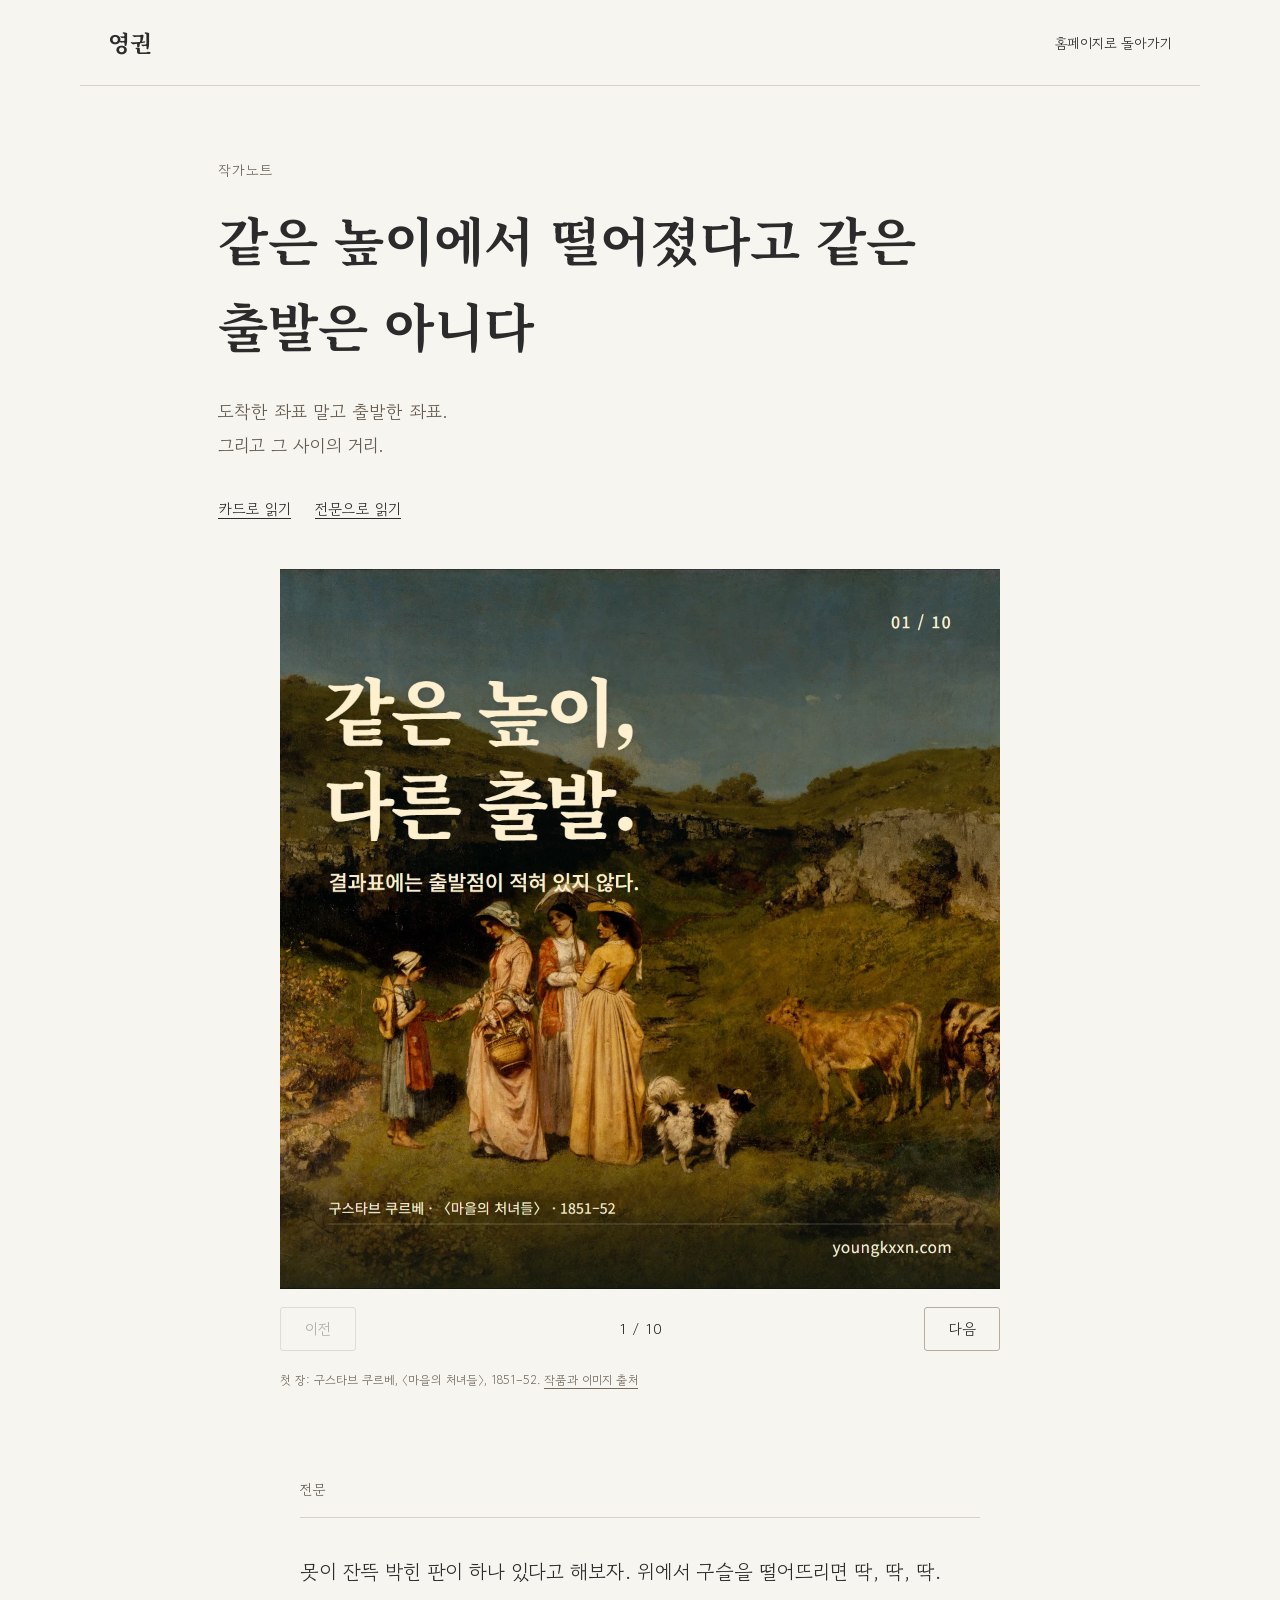
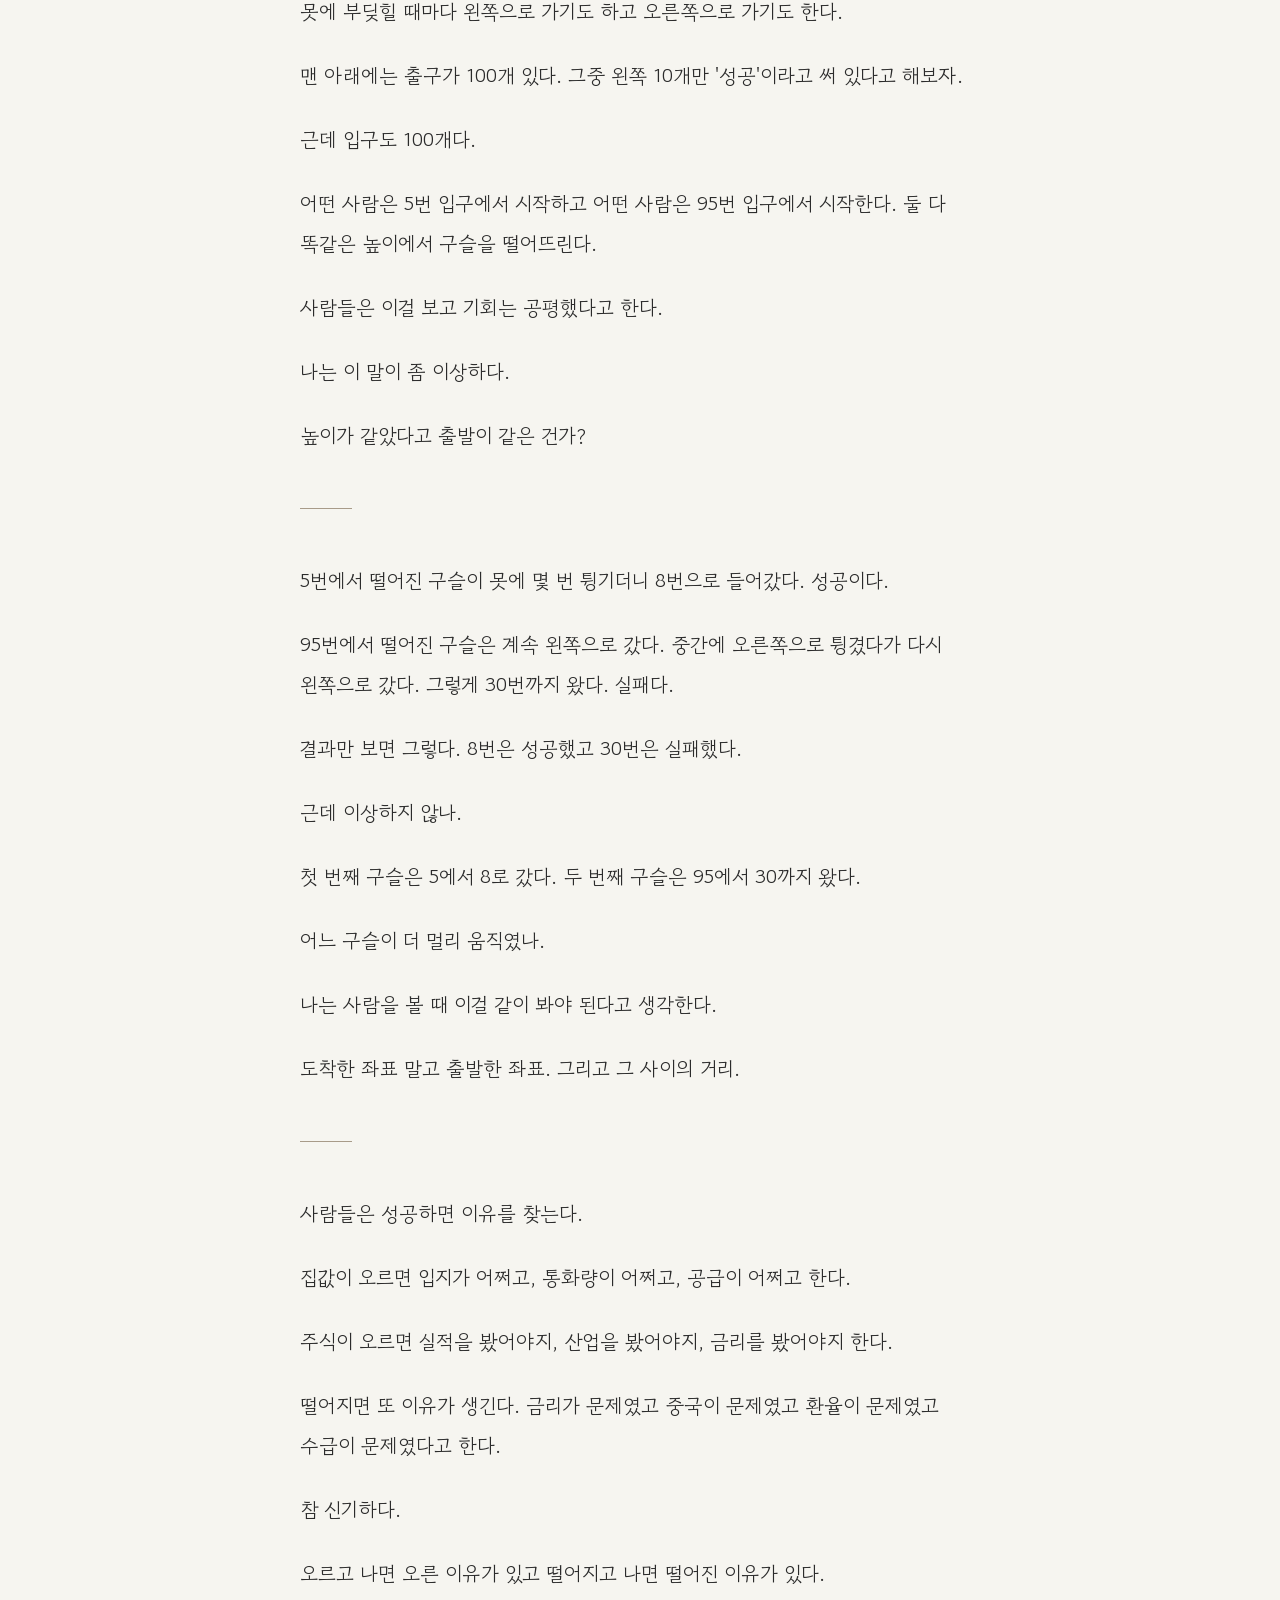
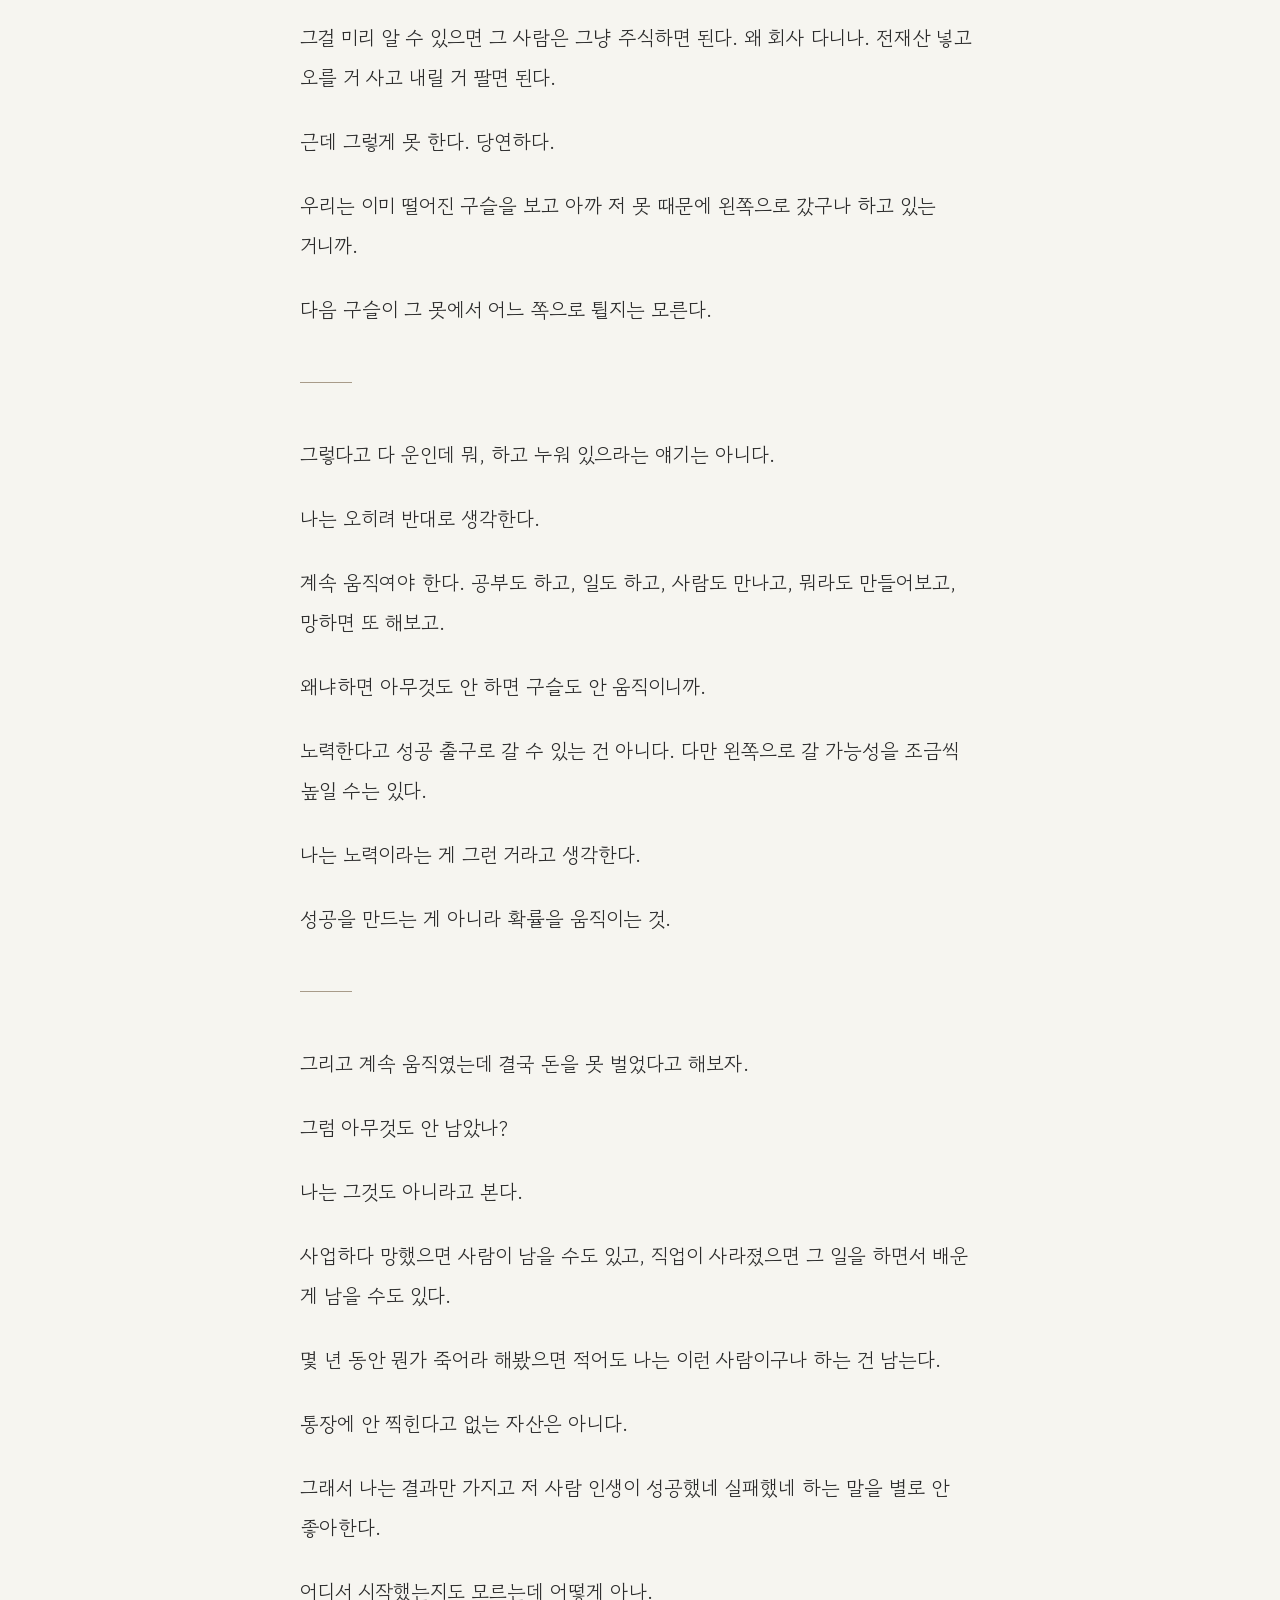
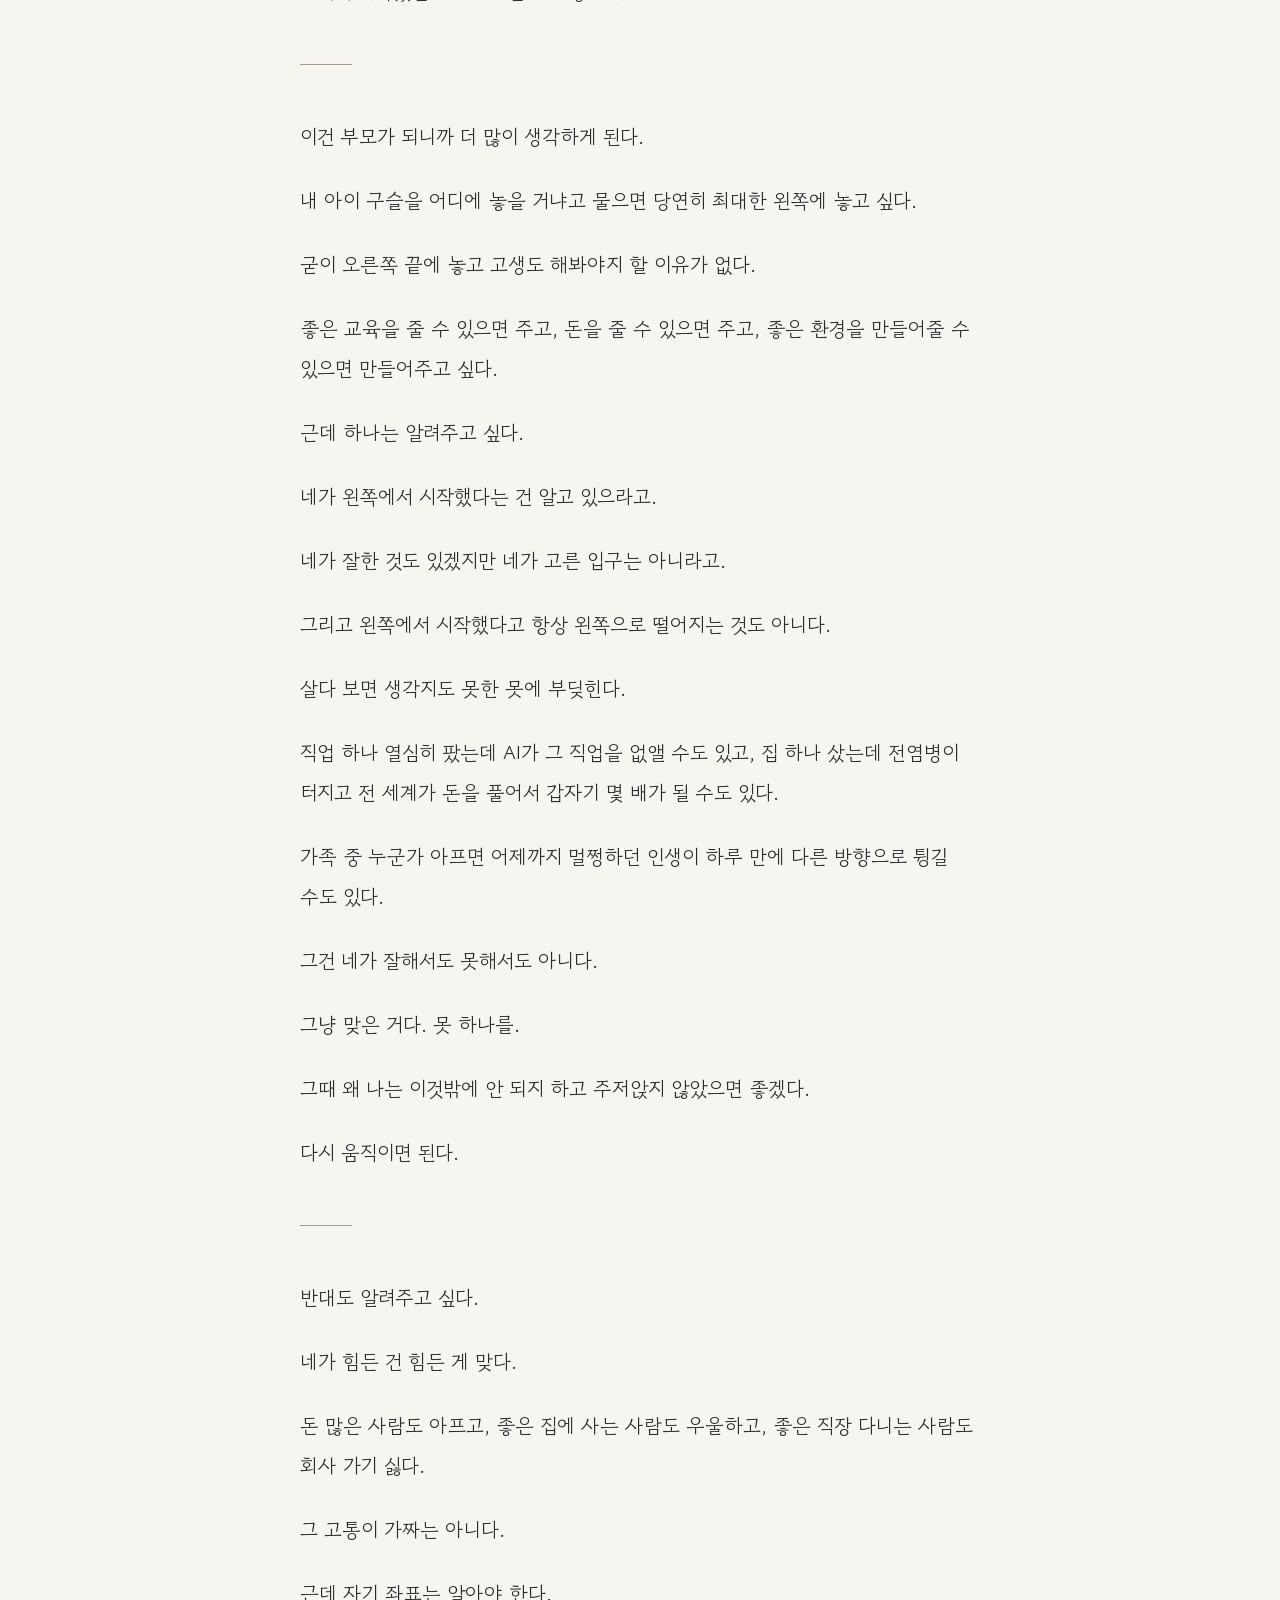
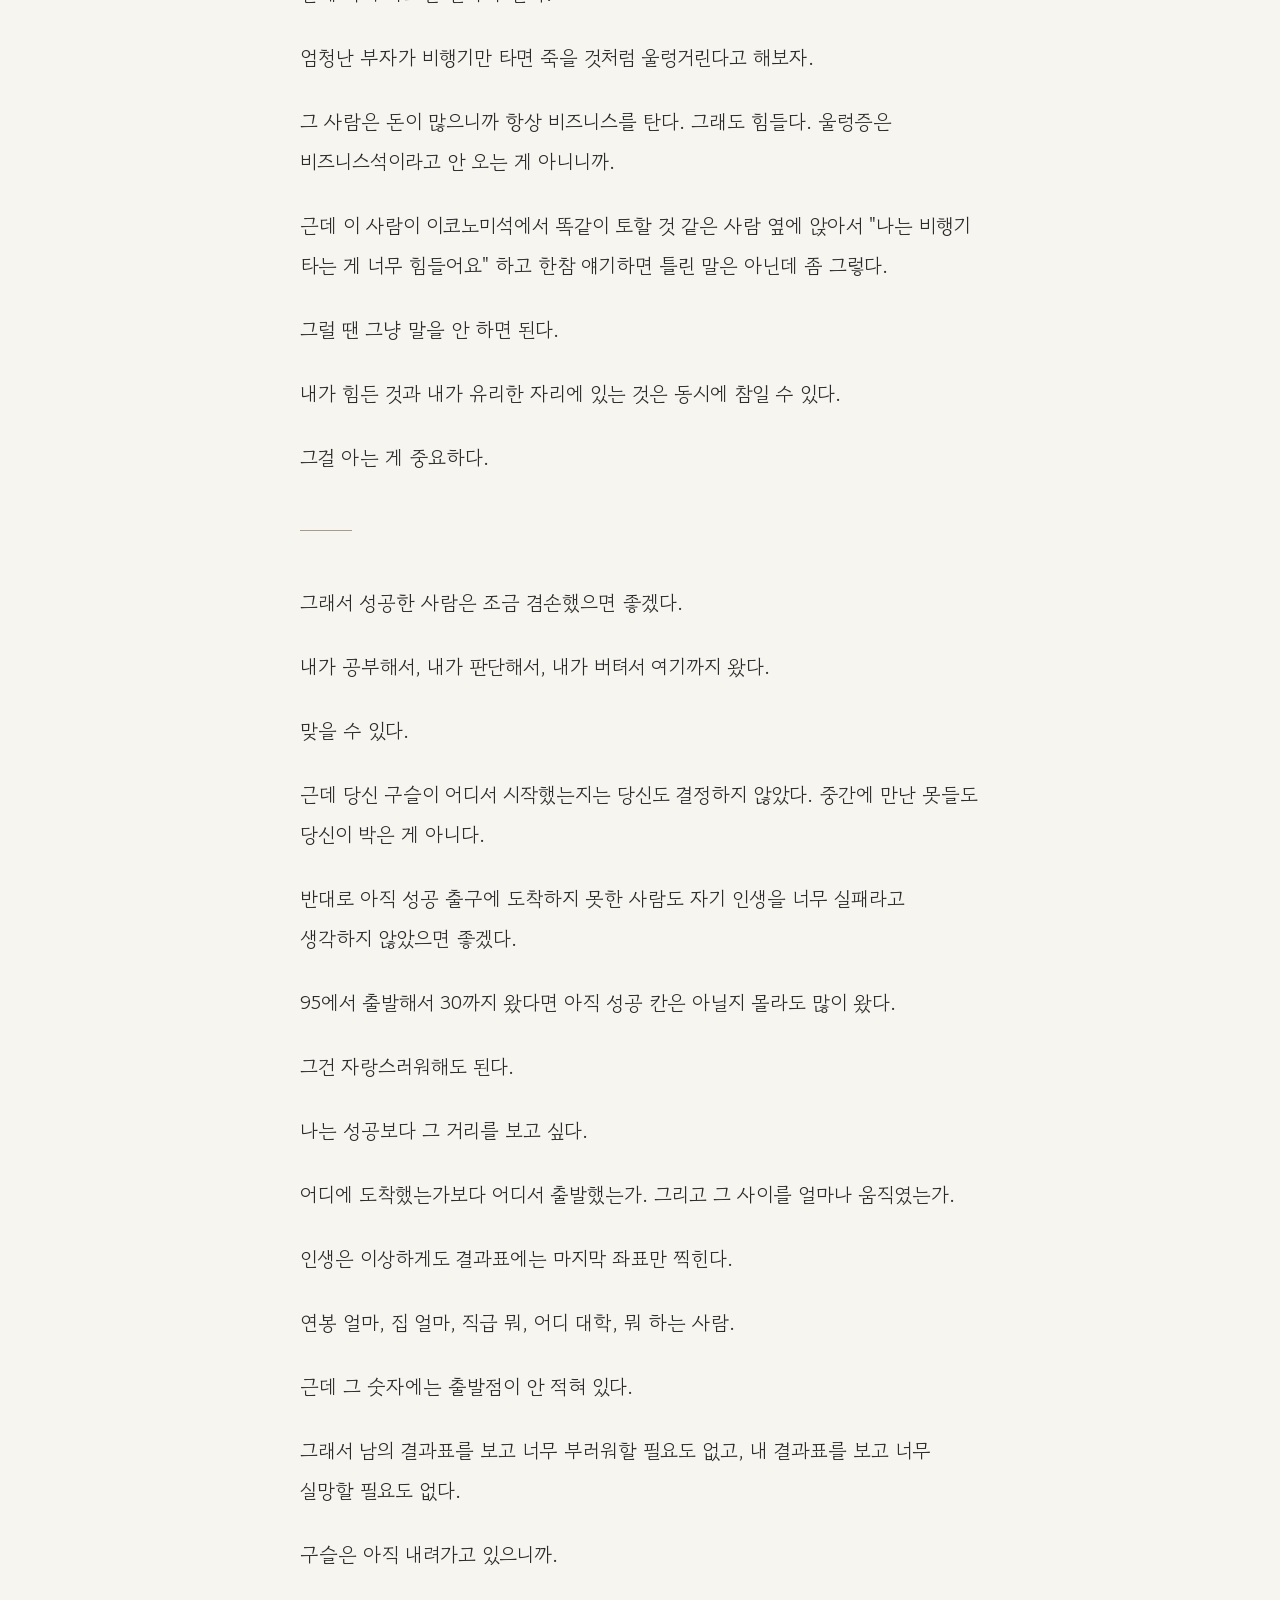
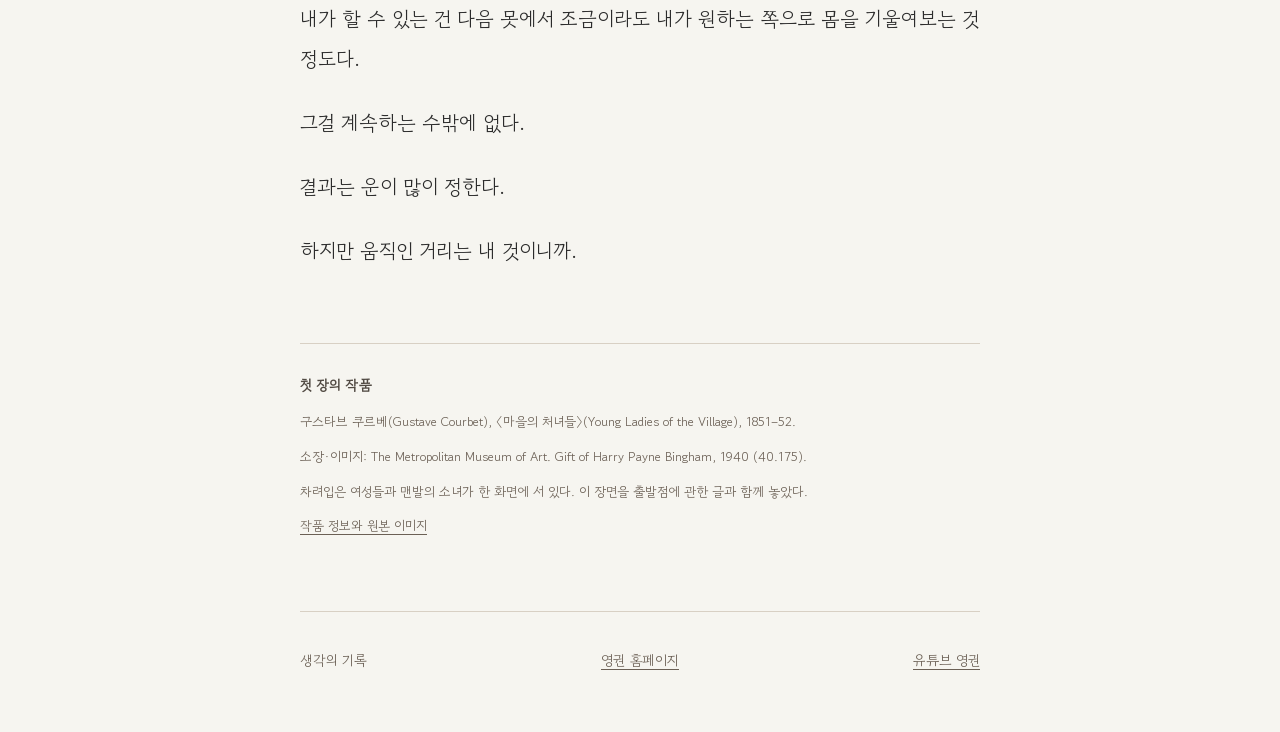
<file: THOUGHTS/starting-point/index.html>
<!DOCTYPE html>
<html lang="ko">
<head>
  <meta charset="UTF-8">
  <meta name="viewport" content="width=device-width, initial-scale=1.0">
  <title>같은 높이에서 떨어졌다고 같은 출발은 아니다 — 작가노트</title>
  <meta name="description" content="도착한 좌표 말고 출발한 좌표. 그리고 그 사이의 거리. 노력과 운, 출발점에 관한 작가노트.">
  <link rel="canonical" href="https://youngkxxn.com/thoughts/starting-point/">
  <meta property="og:type" content="article">
  <meta property="og:site_name" content="영권">
  <meta property="og:title" content="같은 높이에서 떨어졌다고 같은 출발은 아니다">
  <meta property="og:description" content="결과표에는 마지막 좌표만 찍힌다. 그 숫자에 적히지 않은 출발점과 거리에 관한 생각.">
  <meta property="og:url" content="https://youngkxxn.com/thoughts/starting-point/">
  <meta property="og:image" content="https://youngkxxn.com/images/essays/starting-point/share.jpg?v=20261116-v03">
  <meta property="og:image:width" content="1200">
  <meta property="og:image:height" content="630">
  <meta name="twitter:card" content="summary_large_image">
  <meta name="twitter:title" content="같은 높이에서 떨어졌다고 같은 출발은 아니다">
  <meta name="twitter:image" content="https://youngkxxn.com/images/essays/starting-point/share.jpg?v=20261116-v03">
  <link rel="icon" href="../../favicon.png">
  <link rel="preconnect" href="https://fonts.googleapis.com">
  <link rel="preconnect" href="https://fonts.gstatic.com" crossorigin>
  <link href="https://fonts.googleapis.com/css2?family=Gowun+Dodum&family=Noto+Serif+KR:wght@400;700&display=swap" rel="stylesheet">
  <link rel="stylesheet" href="../../css/thoughts.css?v=20261116-v03">
  <script defer src="../../js/thoughts.js?v=20261116-v03"></script>
</head>
<body class="thought-page">
  <header class="thought-header">
    <a class="thought-brand" href="../../" aria-label="영권 홈페이지">영권</a>
    <a class="thought-home" href="../../">홈페이지로 돌아가기</a>
  </header>
  <main>
    <div class="thought-hero">
      <p class="thought-kicker">작가노트</p>
      <h1>같은 높이에서 떨어졌다고 같은 출발은 아니다</h1>
      <p class="thought-intro">도착한 좌표 말고 출발한 좌표.<br>그리고 그 사이의 거리.</p>
      <nav class="thought-jumps" aria-label="읽는 방식">
        <a href="#thought-cards">카드로 읽기</a>
        <a href="#essay-text">전문으로 읽기</a>
      </nav>
    </div>
    <section class="thought-gallery" id="thought-cards" aria-label="작가노트 카드 10장">
      <img class="thought-gallery__image" data-card-image src="../../images/essays/starting-point/01.webp?v=20261116-v03" width="1080" height="1080" alt="1장. 같은 높이, 다른 출발. 차려입은 여성들과 맨발의 소녀가 마주한 쿠르베의 마을의 처녀들." decoding="async" fetchpriority="high" draggable="false">
      <div class="thought-gallery__controls">
        <button type="button" data-card-previous aria-label="이전 카드" disabled>이전</button>
        <span class="thought-gallery__count" data-card-count aria-live="polite" aria-atomic="true">1 / 10</span>
        <button type="button" data-card-next aria-label="다음 카드">다음</button>
      </div>
      <p class="thought-gallery__credit" id="artwork-credit">첫 장: 구스타브 쿠르베, 〈마을의 처녀들〉, 1851–52. <a href="#artwork-source">작품과 이미지 출처</a></p>
    </section>
    <article class="thought-text" id="essay-text" aria-label="글 전문">
      <h2 class="thought-section-label">전문</h2>
      <div class="thought-prose">
          <p>못이 잔뜩 박힌 판이 하나 있다고 해보자. 위에서 구슬을 떨어뜨리면 딱, 딱, 딱. 못에 부딪힐 때마다 왼쪽으로 가기도 하고 오른쪽으로 가기도 한다.</p>
          <p>맨 아래에는 출구가 100개 있다. 그중 왼쪽 10개만 &#x27;성공&#x27;이라고 써 있다고 해보자.</p>
          <p>근데 입구도 100개다.</p>
          <p>어떤 사람은 5번 입구에서 시작하고 어떤 사람은 95번 입구에서 시작한다. 둘 다 똑같은 높이에서 구슬을 떨어뜨린다.</p>
          <p>사람들은 이걸 보고 기회는 공평했다고 한다.</p>
          <p>나는 이 말이 좀 이상하다.</p>
          <p>높이가 같았다고 출발이 같은 건가?</p>
          <hr>
          <p>5번에서 떨어진 구슬이 못에 몇 번 튕기더니 8번으로 들어갔다. 성공이다.</p>
          <p>95번에서 떨어진 구슬은 계속 왼쪽으로 갔다. 중간에 오른쪽으로 튕겼다가 다시 왼쪽으로 갔다. 그렇게 30번까지 왔다. 실패다.</p>
          <p>결과만 보면 그렇다. 8번은 성공했고 30번은 실패했다.</p>
          <p>근데 이상하지 않나.</p>
          <p>첫 번째 구슬은 5에서 8로 갔다. 두 번째 구슬은 95에서 30까지 왔다.</p>
          <p>어느 구슬이 더 멀리 움직였나.</p>
          <p>나는 사람을 볼 때 이걸 같이 봐야 된다고 생각한다.</p>
          <p>도착한 좌표 말고 출발한 좌표. 그리고 그 사이의 거리.</p>
          <hr>
          <p>사람들은 성공하면 이유를 찾는다.</p>
          <p>집값이 오르면 입지가 어쩌고, 통화량이 어쩌고, 공급이 어쩌고 한다.</p>
          <p>주식이 오르면 실적을 봤어야지, 산업을 봤어야지, 금리를 봤어야지 한다.</p>
          <p>떨어지면 또 이유가 생긴다. 금리가 문제였고 중국이 문제였고 환율이 문제였고 수급이 문제였다고 한다.</p>
          <p>참 신기하다.</p>
          <p>오르고 나면 오른 이유가 있고 떨어지고 나면 떨어진 이유가 있다.</p>
          <p>그걸 미리 알 수 있으면 그 사람은 그냥 주식하면 된다. 왜 회사 다니나. 전재산 넣고 오를 거 사고 내릴 거 팔면 된다.</p>
          <p>근데 그렇게 못 한다. 당연하다.</p>
          <p>우리는 이미 떨어진 구슬을 보고 아까 저 못 때문에 왼쪽으로 갔구나 하고 있는 거니까.</p>
          <p>다음 구슬이 그 못에서 어느 쪽으로 튈지는 모른다.</p>
          <hr>
          <p>그렇다고 다 운인데 뭐, 하고 누워 있으라는 얘기는 아니다.</p>
          <p>나는 오히려 반대로 생각한다.</p>
          <p>계속 움직여야 한다. 공부도 하고, 일도 하고, 사람도 만나고, 뭐라도 만들어보고, 망하면 또 해보고.</p>
          <p>왜냐하면 아무것도 안 하면 구슬도 안 움직이니까.</p>
          <p>노력한다고 성공 출구로 갈 수 있는 건 아니다. 다만 왼쪽으로 갈 가능성을 조금씩 높일 수는 있다.</p>
          <p>나는 노력이라는 게 그런 거라고 생각한다.</p>
          <p>성공을 만드는 게 아니라 확률을 움직이는 것.</p>
          <hr>
          <p>그리고 계속 움직였는데 결국 돈을 못 벌었다고 해보자.</p>
          <p>그럼 아무것도 안 남았나?</p>
          <p>나는 그것도 아니라고 본다.</p>
          <p>사업하다 망했으면 사람이 남을 수도 있고, 직업이 사라졌으면 그 일을 하면서 배운 게 남을 수도 있다.</p>
          <p>몇 년 동안 뭔가 죽어라 해봤으면 적어도 나는 이런 사람이구나 하는 건 남는다.</p>
          <p>통장에 안 찍힌다고 없는 자산은 아니다.</p>
          <p>그래서 나는 결과만 가지고 저 사람 인생이 성공했네 실패했네 하는 말을 별로 안 좋아한다.</p>
          <p>어디서 시작했는지도 모르는데 어떻게 아나.</p>
          <hr>
          <p>이건 부모가 되니까 더 많이 생각하게 된다.</p>
          <p>내 아이 구슬을 어디에 놓을 거냐고 물으면 당연히 최대한 왼쪽에 놓고 싶다.</p>
          <p>굳이 오른쪽 끝에 놓고 고생도 해봐야지 할 이유가 없다.</p>
          <p>좋은 교육을 줄 수 있으면 주고, 돈을 줄 수 있으면 주고, 좋은 환경을 만들어줄 수 있으면 만들어주고 싶다.</p>
          <p>근데 하나는 알려주고 싶다.</p>
          <p>네가 왼쪽에서 시작했다는 건 알고 있으라고.</p>
          <p>네가 잘한 것도 있겠지만 네가 고른 입구는 아니라고.</p>
          <p>그리고 왼쪽에서 시작했다고 항상 왼쪽으로 떨어지는 것도 아니다.</p>
          <p>살다 보면 생각지도 못한 못에 부딪힌다.</p>
          <p>직업 하나 열심히 팠는데 AI가 그 직업을 없앨 수도 있고, 집 하나 샀는데 전염병이 터지고 전 세계가 돈을 풀어서 갑자기 몇 배가 될 수도 있다.</p>
          <p>가족 중 누군가 아프면 어제까지 멀쩡하던 인생이 하루 만에 다른 방향으로 튕길 수도 있다.</p>
          <p>그건 네가 잘해서도 못해서도 아니다.</p>
          <p>그냥 맞은 거다. 못 하나를.</p>
          <p>그때 왜 나는 이것밖에 안 되지 하고 주저앉지 않았으면 좋겠다.</p>
          <p>다시 움직이면 된다.</p>
          <hr>
          <p>반대도 알려주고 싶다.</p>
          <p>네가 힘든 건 힘든 게 맞다.</p>
          <p>돈 많은 사람도 아프고, 좋은 집에 사는 사람도 우울하고, 좋은 직장 다니는 사람도 회사 가기 싫다.</p>
          <p>그 고통이 가짜는 아니다.</p>
          <p>근데 자기 좌표는 알아야 한다.</p>
          <p>엄청난 부자가 비행기만 타면 죽을 것처럼 울렁거린다고 해보자.</p>
          <p>그 사람은 돈이 많으니까 항상 비즈니스를 탄다. 그래도 힘들다. 울렁증은 비즈니스석이라고 안 오는 게 아니니까.</p>
          <p>근데 이 사람이 이코노미석에서 똑같이 토할 것 같은 사람 옆에 앉아서 &quot;나는 비행기 타는 게 너무 힘들어요&quot; 하고 한참 얘기하면 틀린 말은 아닌데 좀 그렇다.</p>
          <p>그럴 땐 그냥 말을 안 하면 된다.</p>
          <p>내가 힘든 것과 내가 유리한 자리에 있는 것은 동시에 참일 수 있다.</p>
          <p>그걸 아는 게 중요하다.</p>
          <hr>
          <p>그래서 성공한 사람은 조금 겸손했으면 좋겠다.</p>
          <p>내가 공부해서, 내가 판단해서, 내가 버텨서 여기까지 왔다.</p>
          <p>맞을 수 있다.</p>
          <p>근데 당신 구슬이 어디서 시작했는지는 당신도 결정하지 않았다. 중간에 만난 못들도 당신이 박은 게 아니다.</p>
          <p>반대로 아직 성공 출구에 도착하지 못한 사람도 자기 인생을 너무 실패라고 생각하지 않았으면 좋겠다.</p>
          <p>95에서 출발해서 30까지 왔다면 아직 성공 칸은 아닐지 몰라도 많이 왔다.</p>
          <p>그건 자랑스러워해도 된다.</p>
          <p>나는 성공보다 그 거리를 보고 싶다.</p>
          <p>어디에 도착했는가보다 어디서 출발했는가. 그리고 그 사이를 얼마나 움직였는가.</p>
          <p>인생은 이상하게도 결과표에는 마지막 좌표만 찍힌다.</p>
          <p>연봉 얼마, 집 얼마, 직급 뭐, 어디 대학, 뭐 하는 사람.</p>
          <p>근데 그 숫자에는 출발점이 안 적혀 있다.</p>
          <p>그래서 남의 결과표를 보고 너무 부러워할 필요도 없고, 내 결과표를 보고 너무 실망할 필요도 없다.</p>
          <p>구슬은 아직 내려가고 있으니까.</p>
          <p>내가 할 수 있는 건 다음 못에서 조금이라도 내가 원하는 쪽으로 몸을 기울여보는 것 정도다.</p>
          <p>그걸 계속하는 수밖에 없다.</p>
          <p>결과는 운이 많이 정한다.</p>
          <p>하지만 움직인 거리는 내 것이니까.</p>
      </div>
    </article>
    <section class="thought-source" id="artwork-source" aria-labelledby="artwork-source-heading">
      <h2 id="artwork-source-heading">첫 장의 작품</h2>
      <p>구스타브 쿠르베(Gustave Courbet), 〈마을의 처녀들〉(Young Ladies of the Village), 1851–52.</p>
      <p>소장·이미지: The Metropolitan Museum of Art. Gift of Harry Payne Bingham, 1940 (40.175).</p>
      <p>차려입은 여성들과 맨발의 소녀가 한 화면에 서 있다. 이 장면을 출발점에 관한 글과 함께 놓았다.</p>
      <p><a href="https://www.metmuseum.org/art/collection/search/438820" target="_blank" rel="noopener noreferrer">작품 정보와 원본 이미지</a></p>
    </section>
  </main>
  <footer class="thought-footer">
    <span>생각의 기록</span>
    <a href="../../">영권 홈페이지</a>
    <a href="https://www.youtube.com/@youngkxxn" target="_blank" rel="noopener noreferrer">유튜브 영권</a>
  </footer>
</body>
</html>
</file>
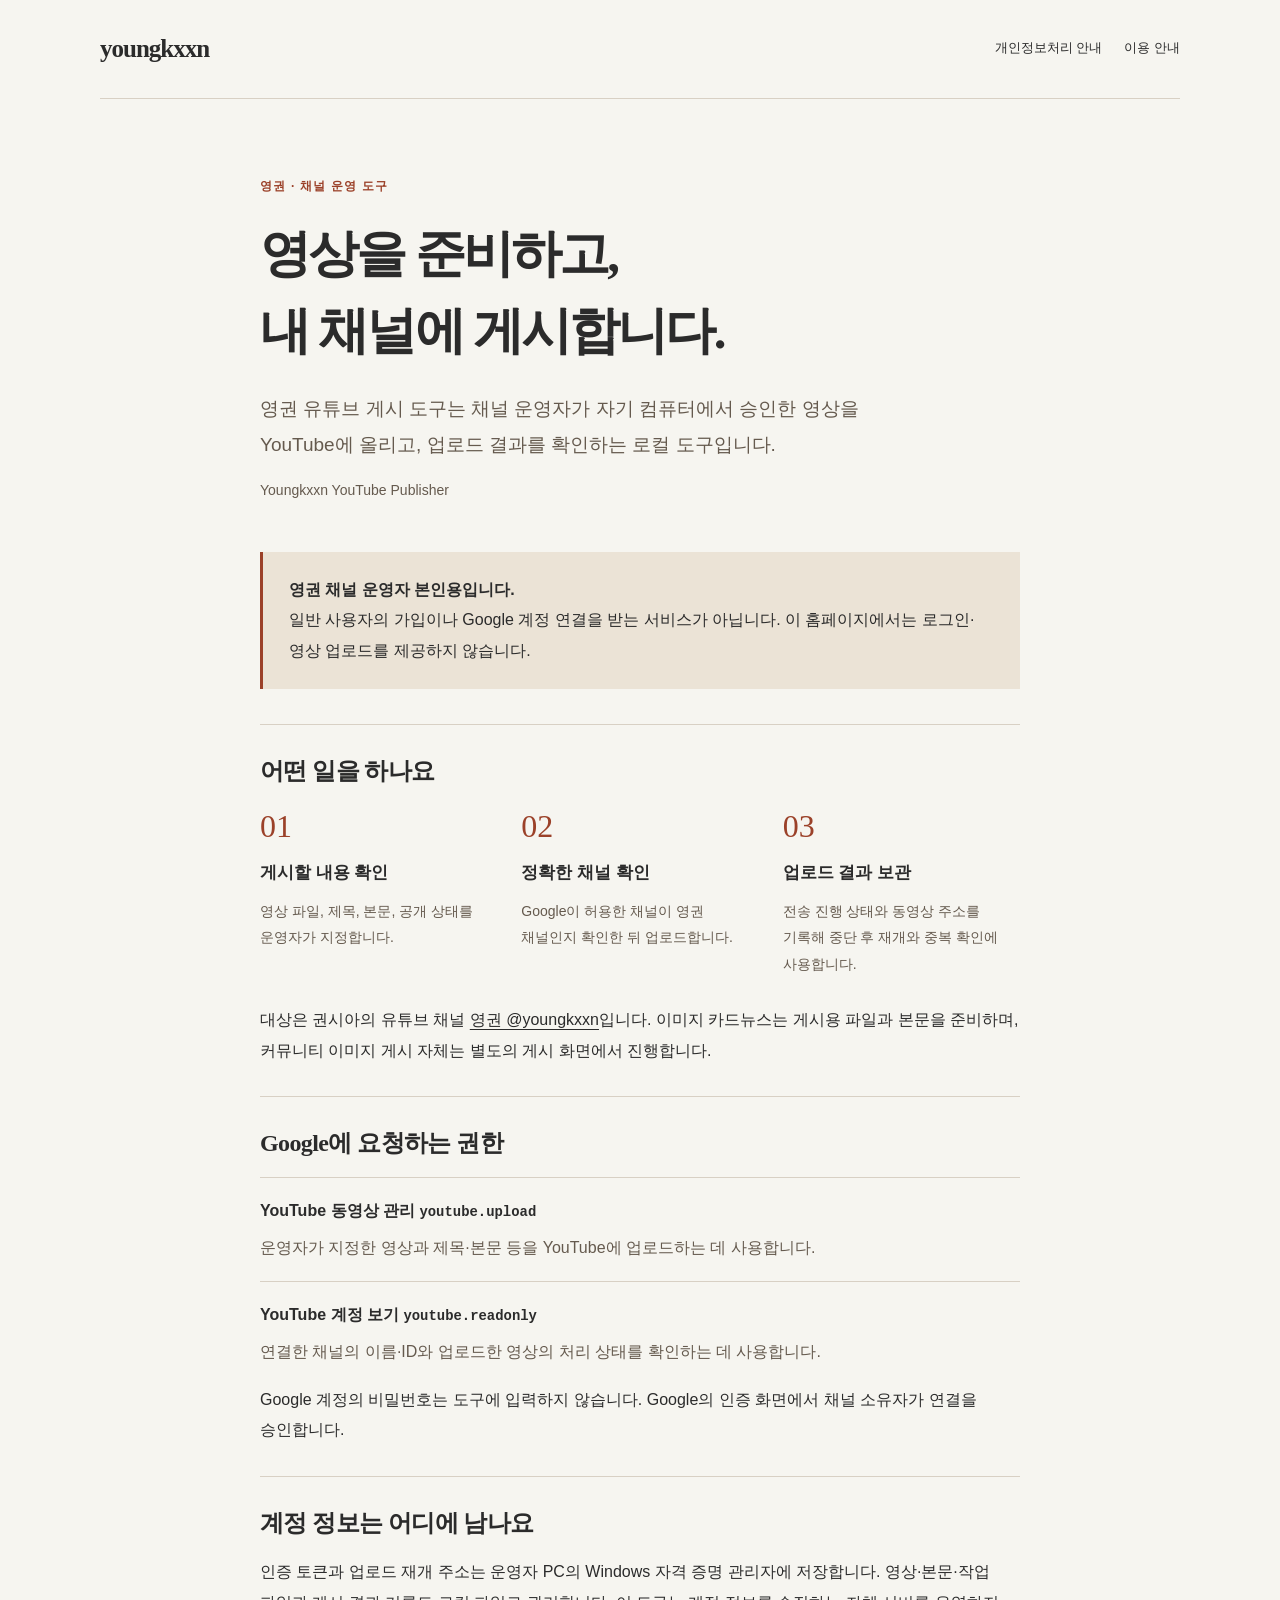
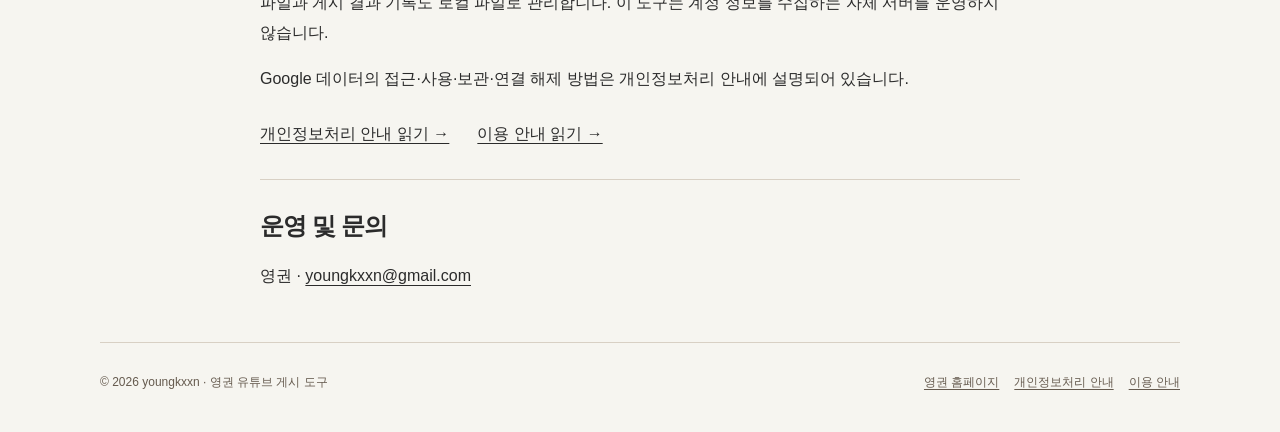
<file: tools/youtube-publisher/index.html>
<!doctype html>
<html lang="ko">
<head>
  <meta charset="utf-8">
  <meta name="viewport" content="width=device-width, initial-scale=1">
  <title>영권 유튜브 게시 도구 · Youngkxxn YouTube Publisher</title>
  <meta name="description" content="영권 채널 운영자가 자기 컴퓨터에서 사용하는 유튜브 영상 게시 도구의 기능과 Google 계정 연결 안내입니다.">
  <link rel="canonical" href="https://youngkxxn.com/tools/youtube-publisher/">
  <link rel="icon" href="/favicon.png">
  <link rel="stylesheet" href="/tools/youtube-publisher/styles.css">
</head>
<body>
  <a class="skip" href="#main">본문으로 건너뛰기</a>
  <header class="header">
    <a class="brand" href="/">youngkxxn</a>
    <nav aria-label="도구 안내">
      <a href="/tools/youtube-publisher/privacy/">개인정보처리 안내</a>
      <a href="/tools/youtube-publisher/terms/">이용 안내</a>
    </nav>
  </header>
  <main id="main">
    <div class="hero">
      <p class="eyebrow">영권 · 채널 운영 도구</p>
      <h1>영상을 준비하고,<br>내 채널에 게시합니다.</h1>
      <p class="lead">영권 유튜브 게시 도구는 채널 운영자가 자기 컴퓨터에서 승인한 영상을 YouTube에 올리고, 업로드 결과를 확인하는 로컬 도구입니다.</p>
      <p class="app-name" lang="en">Youngkxxn YouTube Publisher</p>
    </div>
    <div class="prose">
      <aside class="notice" aria-label="사용 대상">
        <p><strong>영권 채널 운영자 본인용입니다.</strong><br>일반 사용자의 가입이나 Google 계정 연결을 받는 서비스가 아닙니다. 이 홈페이지에서는 로그인·영상 업로드를 제공하지 않습니다.</p>
      </aside>
      <section aria-labelledby="what">
        <h2 id="what">어떤 일을 하나요</h2>
        <ol class="steps">
          <li><span class="step-number" aria-hidden="true">01</span><h3>게시할 내용 확인</h3><p>영상 파일, 제목, 본문, 공개 상태를 운영자가 지정합니다.</p></li>
          <li><span class="step-number" aria-hidden="true">02</span><h3>정확한 채널 확인</h3><p>Google이 허용한 채널이 영권 채널인지 확인한 뒤 업로드합니다.</p></li>
          <li><span class="step-number" aria-hidden="true">03</span><h3>업로드 결과 보관</h3><p>전송 진행 상태와 동영상 주소를 기록해 중단 후 재개와 중복 확인에 사용합니다.</p></li>
        </ol>
        <p>대상은 권시아의 유튜브 채널 <a href="https://www.youtube.com/@youngkxxn">영권 @youngkxxn</a>입니다. 이미지 카드뉴스는 게시용 파일과 본문을 준비하며, 커뮤니티 이미지 게시 자체는 별도의 게시 화면에서 진행합니다.</p>
      </section>
      <section aria-labelledby="permissions">
        <h2 id="permissions">Google에 요청하는 권한</h2>
        <dl class="scope-list">
          <div><dt>YouTube 동영상 관리 <code>youtube.upload</code></dt><dd>운영자가 지정한 영상과 제목·본문 등을 YouTube에 업로드하는 데 사용합니다.</dd></div>
          <div><dt>YouTube 계정 보기 <code>youtube.readonly</code></dt><dd>연결한 채널의 이름·ID와 업로드한 영상의 처리 상태를 확인하는 데 사용합니다.</dd></div>
        </dl>
        <p>Google 계정의 비밀번호는 도구에 입력하지 않습니다. Google의 인증 화면에서 채널 소유자가 연결을 승인합니다.</p>
      </section>
      <section aria-labelledby="data">
        <h2 id="data">계정 정보는 어디에 남나요</h2>
        <p>인증 토큰과 업로드 재개 주소는 운영자 PC의 Windows 자격 증명 관리자에 저장합니다. 영상·본문·작업 파일과 게시 결과 기록도 로컬 파일로 관리합니다. 이 도구는 계정 정보를 수집하는 자체 서버를 운영하지 않습니다.</p>
        <p>Google 데이터의 접근·사용·보관·연결 해제 방법은 개인정보처리 안내에 설명되어 있습니다.</p>
        <div class="policy-links">
          <a href="/tools/youtube-publisher/privacy/">개인정보처리 안내 읽기 →</a>
          <a href="/tools/youtube-publisher/terms/">이용 안내 읽기 →</a>
        </div>
      </section>
      <section aria-labelledby="contact">
        <h2 id="contact">운영 및 문의</h2>
        <p>영권 · <a href="mailto:youngkxxn@gmail.com">youngkxxn@gmail.com</a></p>
      </section>
    </div>
  </main>
  <footer class="footer">
    <span>© 2026 youngkxxn · 영권 유튜브 게시 도구</span>
    <nav aria-label="하단 메뉴"><a href="/">영권 홈페이지</a><a href="/tools/youtube-publisher/privacy/">개인정보처리 안내</a><a href="/tools/youtube-publisher/terms/">이용 안내</a></nav>
  </footer>
</body>
</html>
</file>
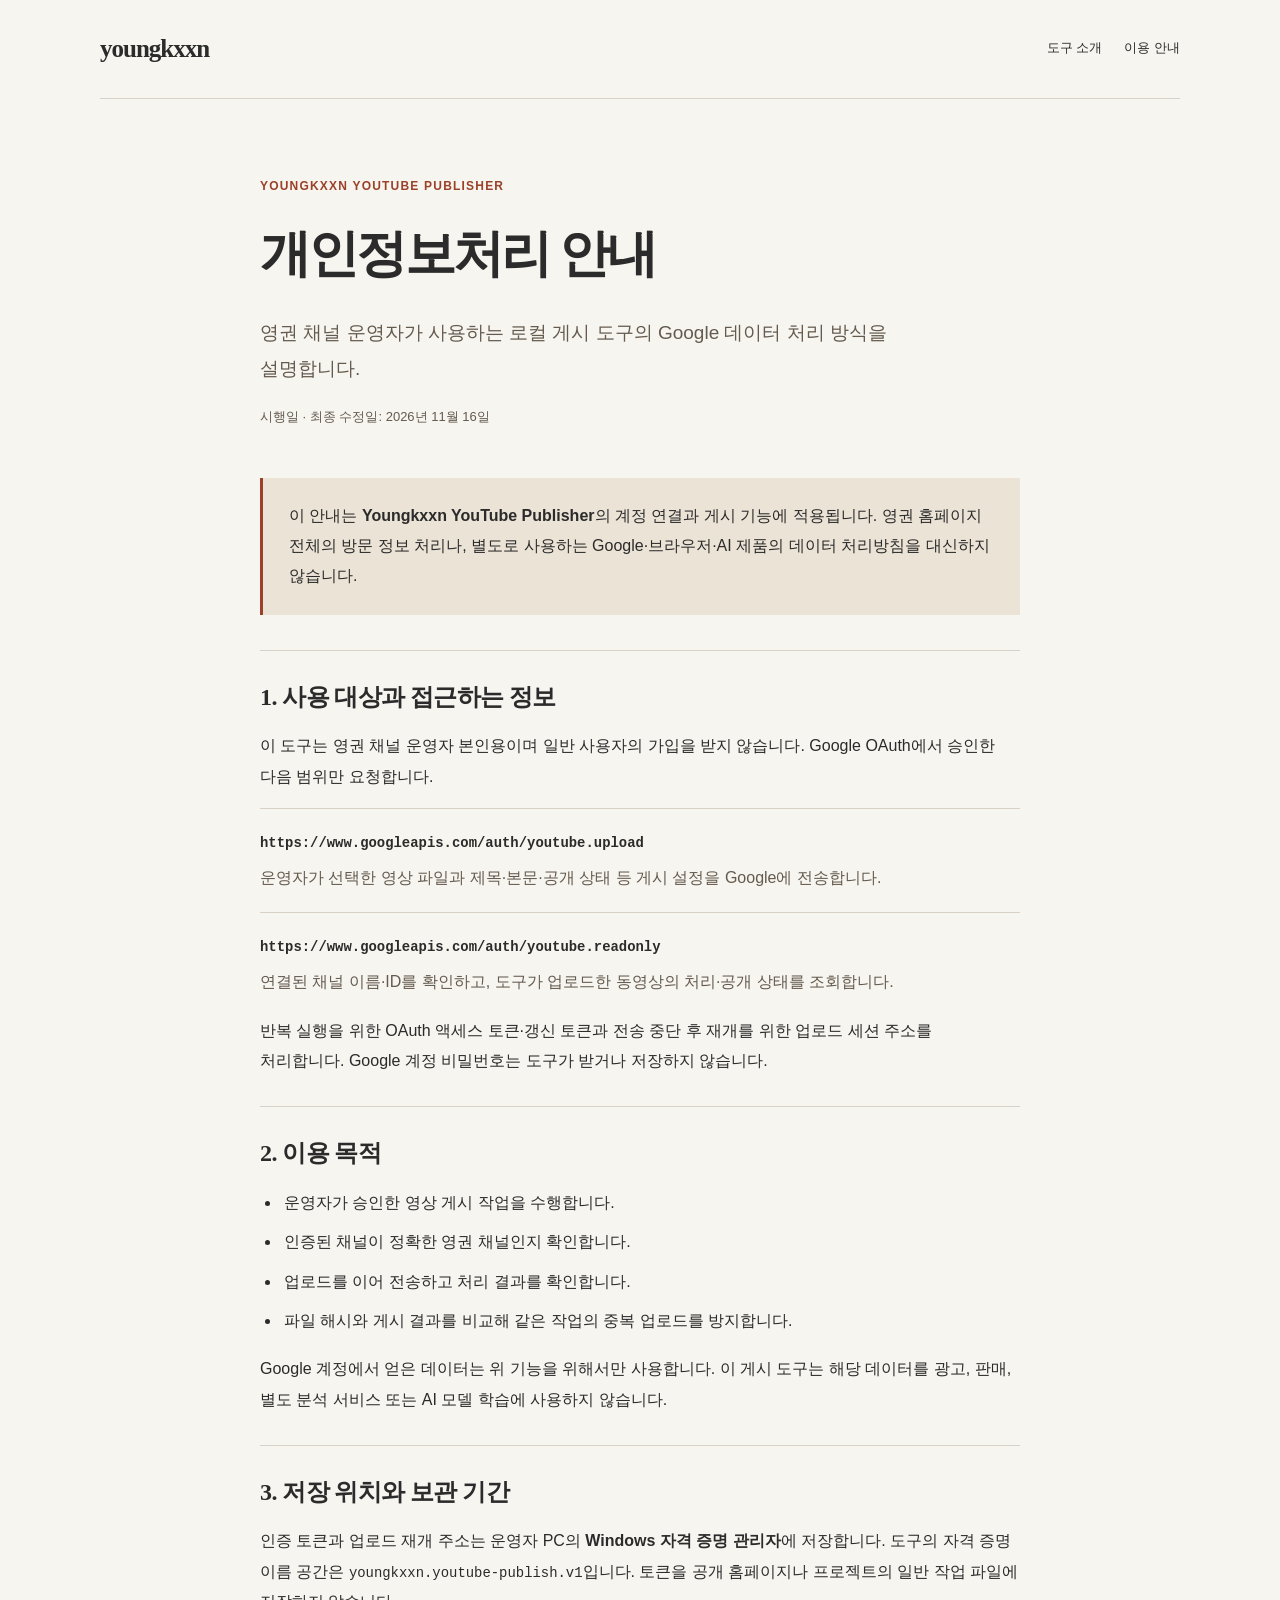
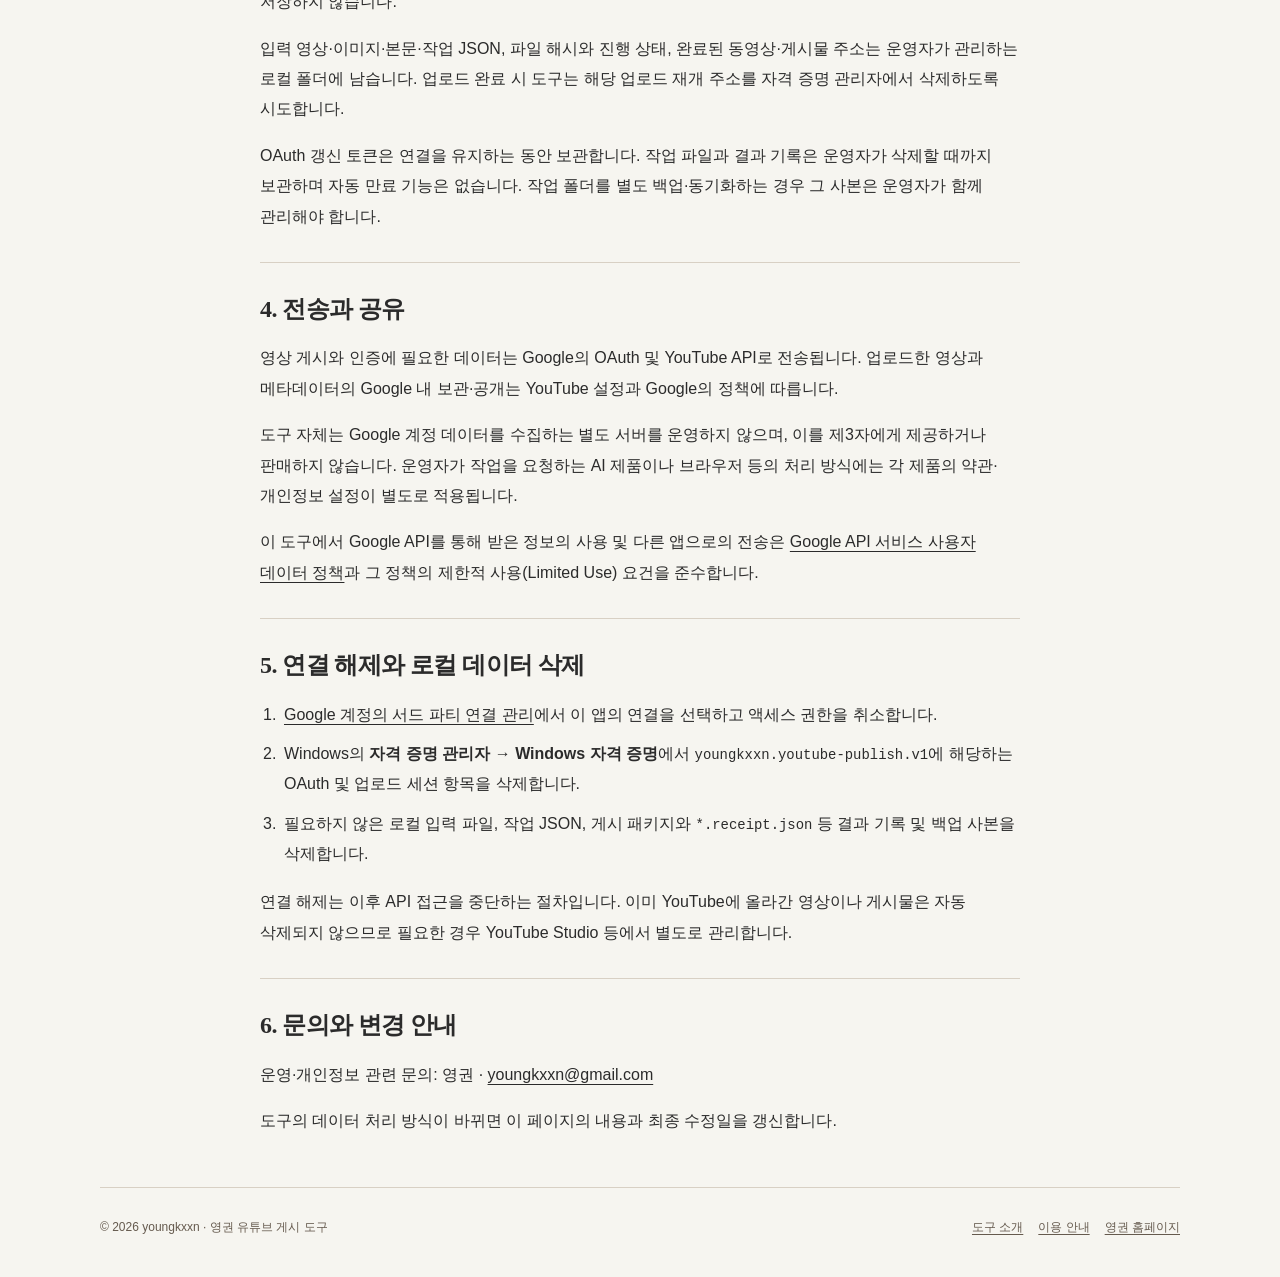
<file: tools/youtube-publisher/privacy/index.html>
<!doctype html>
<html lang="ko">
<head>
  <meta charset="utf-8">
  <meta name="viewport" content="width=device-width, initial-scale=1">
  <title>개인정보처리 안내 · 영권 유튜브 게시 도구</title>
  <meta name="description" content="Youngkxxn YouTube Publisher의 Google 데이터 접근 목적, 로컬 보관, 연결 해제 및 삭제 방법을 안내합니다.">
  <link rel="canonical" href="https://youngkxxn.com/tools/youtube-publisher/privacy/">
  <link rel="icon" href="/favicon.png">
  <link rel="stylesheet" href="/tools/youtube-publisher/styles.css">
</head>
<body>
  <a class="skip" href="#main">본문으로 건너뛰기</a>
  <header class="header">
    <a class="brand" href="/">youngkxxn</a>
    <nav aria-label="도구 안내"><a href="/tools/youtube-publisher/">도구 소개</a><a href="/tools/youtube-publisher/terms/">이용 안내</a></nav>
  </header>
  <main id="main">
    <div class="hero">
      <p class="eyebrow">Youngkxxn YouTube Publisher</p>
      <h1>개인정보처리 안내</h1>
      <p class="lead">영권 채널 운영자가 사용하는 로컬 게시 도구의 Google 데이터 처리 방식을 설명합니다.</p>
      <p class="date">시행일 · 최종 수정일: 2026년 11월 16일</p>
    </div>
    <div class="prose">
      <aside class="notice" aria-label="안내 범위"><p>이 안내는 <strong>Youngkxxn YouTube Publisher</strong>의 계정 연결과 게시 기능에 적용됩니다. 영권 홈페이지 전체의 방문 정보 처리나, 별도로 사용하는 Google·브라우저·AI 제품의 데이터 처리방침을 대신하지 않습니다.</p></aside>
      <section aria-labelledby="scope">
        <h2 id="scope">1. 사용 대상과 접근하는 정보</h2>
        <p>이 도구는 영권 채널 운영자 본인용이며 일반 사용자의 가입을 받지 않습니다. Google OAuth에서 승인한 다음 범위만 요청합니다.</p>
        <dl class="scope-list">
          <div><dt><code>https://www.googleapis.com/auth/youtube.upload</code></dt><dd>운영자가 선택한 영상 파일과 제목·본문·공개 상태 등 게시 설정을 Google에 전송합니다.</dd></div>
          <div><dt><code>https://www.googleapis.com/auth/youtube.readonly</code></dt><dd>연결된 채널 이름·ID를 확인하고, 도구가 업로드한 동영상의 처리·공개 상태를 조회합니다.</dd></div>
        </dl>
        <p>반복 실행을 위한 OAuth 액세스 토큰·갱신 토큰과 전송 중단 후 재개를 위한 업로드 세션 주소를 처리합니다. Google 계정 비밀번호는 도구가 받거나 저장하지 않습니다.</p>
      </section>
      <section aria-labelledby="purpose">
        <h2 id="purpose">2. 이용 목적</h2>
        <ul>
          <li>운영자가 승인한 영상 게시 작업을 수행합니다.</li>
          <li>인증된 채널이 정확한 영권 채널인지 확인합니다.</li>
          <li>업로드를 이어 전송하고 처리 결과를 확인합니다.</li>
          <li>파일 해시와 게시 결과를 비교해 같은 작업의 중복 업로드를 방지합니다.</li>
        </ul>
        <p>Google 계정에서 얻은 데이터는 위 기능을 위해서만 사용합니다. 이 게시 도구는 해당 데이터를 광고, 판매, 별도 분석 서비스 또는 AI 모델 학습에 사용하지 않습니다.</p>
      </section>
      <section aria-labelledby="storage">
        <h2 id="storage">3. 저장 위치와 보관 기간</h2>
        <p>인증 토큰과 업로드 재개 주소는 운영자 PC의 <strong>Windows 자격 증명 관리자</strong>에 저장합니다. 도구의 자격 증명 이름 공간은 <code>youngkxxn.youtube-publish.v1</code>입니다. 토큰을 공개 홈페이지나 프로젝트의 일반 작업 파일에 저장하지 않습니다.</p>
        <p>입력 영상·이미지·본문·작업 JSON, 파일 해시와 진행 상태, 완료된 동영상·게시물 주소는 운영자가 관리하는 로컬 폴더에 남습니다. 업로드 완료 시 도구는 해당 업로드 재개 주소를 자격 증명 관리자에서 삭제하도록 시도합니다.</p>
        <p>OAuth 갱신 토큰은 연결을 유지하는 동안 보관합니다. 작업 파일과 결과 기록은 운영자가 삭제할 때까지 보관하며 자동 만료 기능은 없습니다. 작업 폴더를 별도 백업·동기화하는 경우 그 사본은 운영자가 함께 관리해야 합니다.</p>
      </section>
      <section aria-labelledby="sharing">
        <h2 id="sharing">4. 전송과 공유</h2>
        <p>영상 게시와 인증에 필요한 데이터는 Google의 OAuth 및 YouTube API로 전송됩니다. 업로드한 영상과 메타데이터의 Google 내 보관·공개는 YouTube 설정과 Google의 정책에 따릅니다.</p>
        <p>도구 자체는 Google 계정 데이터를 수집하는 별도 서버를 운영하지 않으며, 이를 제3자에게 제공하거나 판매하지 않습니다. 운영자가 작업을 요청하는 AI 제품이나 브라우저 등의 처리 방식에는 각 제품의 약관·개인정보 설정이 별도로 적용됩니다.</p>
        <p>이 도구에서 Google API를 통해 받은 정보의 사용 및 다른 앱으로의 전송은 <a href="https://developers.google.com/terms/api-services-user-data-policy">Google API 서비스 사용자 데이터 정책</a>과 그 정책의 제한적 사용(Limited Use) 요건을 준수합니다.</p>
      </section>
      <section aria-labelledby="delete">
        <h2 id="delete">5. 연결 해제와 로컬 데이터 삭제</h2>
        <ol>
          <li><a href="https://myaccount.google.com/connections">Google 계정의 서드 파티 연결 관리</a>에서 이 앱의 연결을 선택하고 액세스 권한을 취소합니다.</li>
          <li>Windows의 <strong>자격 증명 관리자 → Windows 자격 증명</strong>에서 <code>youngkxxn.youtube-publish.v1</code>에 해당하는 OAuth 및 업로드 세션 항목을 삭제합니다.</li>
          <li>필요하지 않은 로컬 입력 파일, 작업 JSON, 게시 패키지와 <code>*.receipt.json</code> 등 결과 기록 및 백업 사본을 삭제합니다.</li>
        </ol>
        <p>연결 해제는 이후 API 접근을 중단하는 절차입니다. 이미 YouTube에 올라간 영상이나 게시물은 자동 삭제되지 않으므로 필요한 경우 YouTube Studio 등에서 별도로 관리합니다.</p>
      </section>
      <section aria-labelledby="contact">
        <h2 id="contact">6. 문의와 변경 안내</h2>
        <p>운영·개인정보 관련 문의: 영권 · <a href="mailto:youngkxxn@gmail.com">youngkxxn@gmail.com</a></p>
        <p>도구의 데이터 처리 방식이 바뀌면 이 페이지의 내용과 최종 수정일을 갱신합니다.</p>
      </section>
    </div>
  </main>
  <footer class="footer">
    <span>© 2026 youngkxxn · 영권 유튜브 게시 도구</span>
    <nav aria-label="하단 메뉴"><a href="/tools/youtube-publisher/">도구 소개</a><a href="/tools/youtube-publisher/terms/">이용 안내</a><a href="/">영권 홈페이지</a></nav>
  </footer>
</body>
</html>
</file>
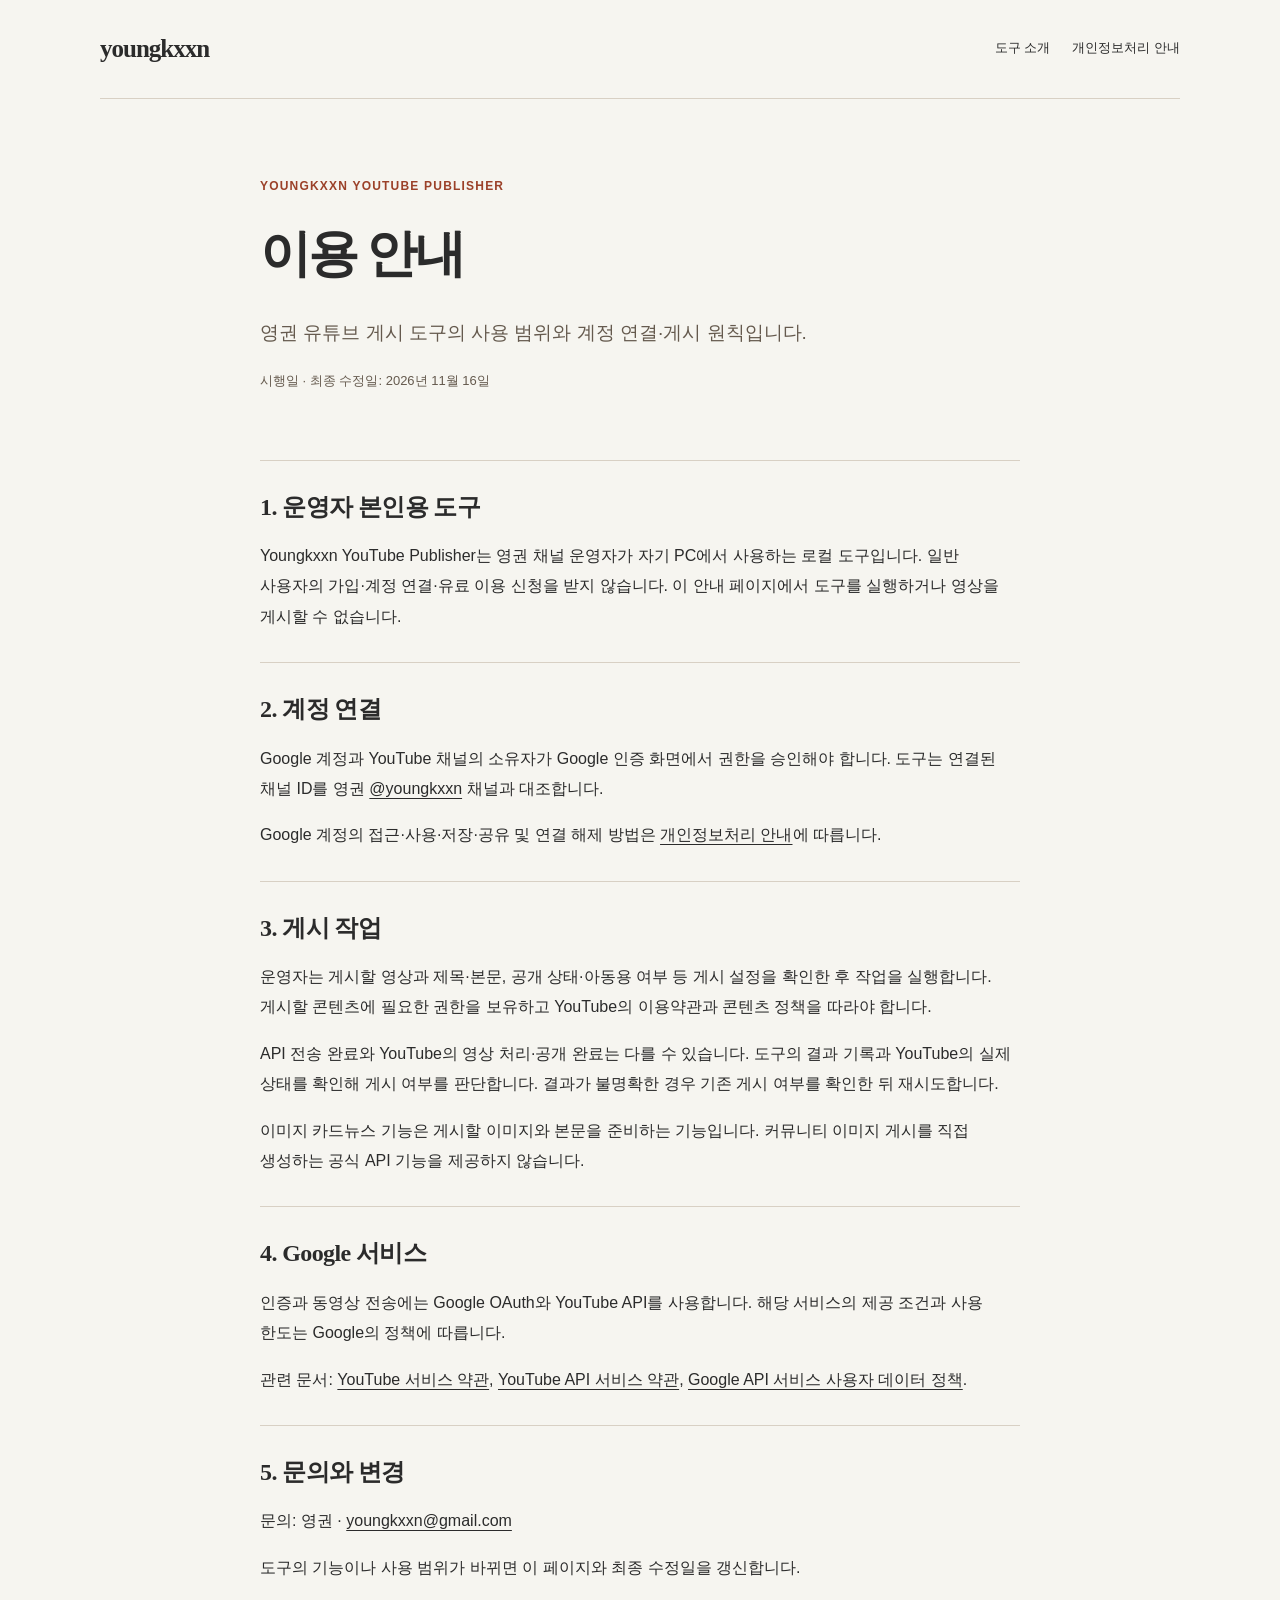
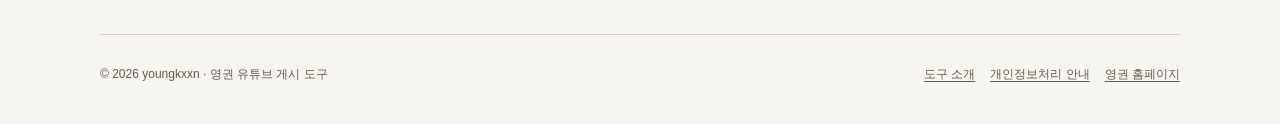
<file: tools/youtube-publisher/terms/index.html>
<!doctype html>
<html lang="ko">
<head>
  <meta charset="utf-8">
  <meta name="viewport" content="width=device-width, initial-scale=1">
  <title>이용 안내 · 영권 유튜브 게시 도구</title>
  <meta name="description" content="영권 채널 운영자 본인용 로컬 YouTube 게시 도구의 사용 범위와 계정 연결·게시 원칙을 안내합니다.">
  <link rel="canonical" href="https://youngkxxn.com/tools/youtube-publisher/terms/">
  <link rel="icon" href="/favicon.png">
  <link rel="stylesheet" href="/tools/youtube-publisher/styles.css">
</head>
<body>
  <a class="skip" href="#main">본문으로 건너뛰기</a>
  <header class="header">
    <a class="brand" href="/">youngkxxn</a>
    <nav aria-label="도구 안내"><a href="/tools/youtube-publisher/">도구 소개</a><a href="/tools/youtube-publisher/privacy/">개인정보처리 안내</a></nav>
  </header>
  <main id="main">
    <div class="hero">
      <p class="eyebrow">Youngkxxn YouTube Publisher</p>
      <h1>이용 안내</h1>
      <p class="lead">영권 유튜브 게시 도구의 사용 범위와 계정 연결·게시 원칙입니다.</p>
      <p class="date">시행일 · 최종 수정일: 2026년 11월 16일</p>
    </div>
    <div class="prose">
      <section aria-labelledby="users">
        <h2 id="users">1. 운영자 본인용 도구</h2>
        <p>Youngkxxn YouTube Publisher는 영권 채널 운영자가 자기 PC에서 사용하는 로컬 도구입니다. 일반 사용자의 가입·계정 연결·유료 이용 신청을 받지 않습니다. 이 안내 페이지에서 도구를 실행하거나 영상을 게시할 수 없습니다.</p>
      </section>
      <section aria-labelledby="account">
        <h2 id="account">2. 계정 연결</h2>
        <p>Google 계정과 YouTube 채널의 소유자가 Google 인증 화면에서 권한을 승인해야 합니다. 도구는 연결된 채널 ID를 영권 <a href="https://www.youtube.com/@youngkxxn">@youngkxxn</a> 채널과 대조합니다.</p>
        <p>Google 계정의 접근·사용·저장·공유 및 연결 해제 방법은 <a href="/tools/youtube-publisher/privacy/">개인정보처리 안내</a>에 따릅니다.</p>
      </section>
      <section aria-labelledby="publishing">
        <h2 id="publishing">3. 게시 작업</h2>
        <p>운영자는 게시할 영상과 제목·본문, 공개 상태·아동용 여부 등 게시 설정을 확인한 후 작업을 실행합니다. 게시할 콘텐츠에 필요한 권한을 보유하고 YouTube의 이용약관과 콘텐츠 정책을 따라야 합니다.</p>
        <p>API 전송 완료와 YouTube의 영상 처리·공개 완료는 다를 수 있습니다. 도구의 결과 기록과 YouTube의 실제 상태를 확인해 게시 여부를 판단합니다. 결과가 불명확한 경우 기존 게시 여부를 확인한 뒤 재시도합니다.</p>
        <p>이미지 카드뉴스 기능은 게시할 이미지와 본문을 준비하는 기능입니다. 커뮤니티 이미지 게시를 직접 생성하는 공식 API 기능을 제공하지 않습니다.</p>
      </section>
      <section aria-labelledby="google">
        <h2 id="google">4. Google 서비스</h2>
        <p>인증과 동영상 전송에는 Google OAuth와 YouTube API를 사용합니다. 해당 서비스의 제공 조건과 사용 한도는 Google의 정책에 따릅니다.</p>
        <p>관련 문서: <a href="https://www.youtube.com/t/terms">YouTube 서비스 약관</a>, <a href="https://developers.google.com/youtube/terms/api-services-terms-of-service">YouTube API 서비스 약관</a>, <a href="https://developers.google.com/terms/api-services-user-data-policy">Google API 서비스 사용자 데이터 정책</a>.</p>
      </section>
      <section aria-labelledby="contact">
        <h2 id="contact">5. 문의와 변경</h2>
        <p>문의: 영권 · <a href="mailto:youngkxxn@gmail.com">youngkxxn@gmail.com</a></p>
        <p>도구의 기능이나 사용 범위가 바뀌면 이 페이지와 최종 수정일을 갱신합니다.</p>
      </section>
    </div>
  </main>
  <footer class="footer">
    <span>© 2026 youngkxxn · 영권 유튜브 게시 도구</span>
    <nav aria-label="하단 메뉴"><a href="/tools/youtube-publisher/">도구 소개</a><a href="/tools/youtube-publisher/privacy/">개인정보처리 안내</a><a href="/">영권 홈페이지</a></nav>
  </footer>
</body>
</html>
</file>
<file: css/thoughts.css>
/* 작가노트: homepage entry and self-contained reading page. */
header .main-menu .item.item--thought .item__name {
  display: block;
  color: #2c2a29;
  font-family: 'Gowun Dodum', sans-serif;
  font-size: 23px;
  line-height: 1.4;
}
header .main-menu .item.item--thought:hover .item__name {
  color: #c7f4da;
}
.thought-feature {
  padding: 88px 24px;
  background: #ebe3d6;
  color: #2b2b2b;
}
.thought-feature__inner {
  width: min(100%, 1100px);
  margin: 0 auto;
  display: grid;
  grid-template-columns: minmax(0, 430px) minmax(0, 1fr);
  align-items: center;
  gap: 72px;
}
.thought-feature__image { display: block; }
.thought-feature__image img { width: 100%; height: auto; }
.thought-feature__eyebrow { margin-bottom: 8px; font-size: 15px; font-weight: 700; }
.thought-feature h2 {
  margin: 0 0 28px;
  font-family: 'Noto Serif KR', serif;
  font-size: clamp(25px, 2.4vw, 34px);
  line-height: 1.8;
  font-weight: 700;
  word-break: keep-all;
  overflow-wrap: anywhere;
}
.thought-feature__excerpt { margin: 0 0 32px; color: #514a43; font-size: 18px; line-height: 1.9; }
.thought-feature__link { display: inline-flex; align-items: center; gap: 24px; padding: 12px 0; color: #2b2b2b; border-bottom: 1px solid #807363; font-size: 16px; }
.thought-feature__image:focus-visible, .thought-feature__link:focus-visible { outline: 3px solid #a84629; outline-offset: 5px; }

.thought-page {
  margin: 0;
  color: #2b2b2b;
  background: #f6f5f0;
  font-family: 'Gowun Dodum', 'Malgun Gothic', sans-serif;
  -webkit-font-smoothing: antialiased;
}
.thought-page *, .thought-page *::before, .thought-page *::after { box-sizing: border-box; }
.thought-page a { color: inherit; text-underline-offset: .22em; }
.thought-page a:focus-visible, .thought-page button:focus-visible { outline: 3px solid #a84629; outline-offset: 5px; }
.thought-page .thought-header {
  max-width: 1120px;
  margin: 0 auto;
  padding: 26px 28px;
  display: flex;
  flex-wrap: wrap;
  align-items: center;
  justify-content: space-between;
  gap: 20px;
  border-bottom: 1px solid #d8d0c4;
}
.thought-page .thought-brand { color: #2b2b2b; font-family: 'Noto Serif KR', serif; font-weight: 700; font-size: 23px; text-decoration: none; }
.thought-page .thought-home { font-size: 14px; text-decoration: none; }
.thought-page .thought-hero { max-width: 900px; margin: 0 auto; padding: 74px 28px 40px; }
.thought-page .thought-kicker { margin: 0 0 16px; color: #6b6055; font-size: 14px; letter-spacing: .08em; }
.thought-page .thought-hero h1 { margin: 0; font-family: 'Noto Serif KR', serif; font-size: clamp(30px, 4.6vw, 52px); font-weight: 700; line-height: 1.65; word-break: keep-all; overflow-wrap: anywhere; }
.thought-page .thought-intro { margin: 26px 0 0; max-width: 650px; color: #655a4e; font-size: 18px; line-height: 1.9; word-break: keep-all; }
.thought-page .thought-jumps { display: flex; flex-wrap: wrap; gap: 24px; margin: 26px 0 0; font-size: 15px; }
.thought-page .thought-jumps a { padding: 10px 0; }
.thought-page .thought-gallery { width: min(100% - 40px, 720px); margin: 0 auto; scroll-margin-top: 24px; }
.thought-page .thought-gallery__image { display: block; width: 100%; height: auto; aspect-ratio: 1; background: #ebe3d6; touch-action: pan-y; }
.thought-page .thought-gallery__controls { display: flex; align-items: center; justify-content: space-between; gap: 12px; padding-top: 18px; }
.thought-page .thought-gallery__controls button { min-width: 76px; min-height: 44px; padding: 10px 18px; color: #2b2b2b; background: transparent; border: 1px solid #b6ab9c; border-radius: 3px; font: inherit; font-size: 15px; cursor: pointer; }
.thought-page .thought-gallery__controls button:hover:not(:disabled) { background: #ebe3d6; }
.thought-page .thought-gallery__controls button:disabled { opacity: .35; cursor: default; }
.thought-page .thought-gallery__count { font-size: 15px; font-variant-numeric: tabular-nums; white-space: nowrap; }
.thought-page .thought-gallery__credit { margin: 18px 0 0; color: #766b5e; font-size: 12px; line-height: 1.8; }
.thought-page .thought-text { width: min(100% - 48px, 680px); margin: 88px auto 0; scroll-margin-top: 32px; }
.thought-page .thought-section-label { margin: 0 0 34px; padding-bottom: 18px; border-bottom: 1px solid #d8d0c4; color: #6b6055; font-size: 14px; font-weight: 400; }
.thought-page .thought-prose { font-size: 20px; line-height: 2; word-break: keep-all; overflow-wrap: anywhere; }
.thought-page .thought-prose p { margin: 0 0 1.2em; }
.thought-page .thought-prose hr { width: 52px; margin: 52px 0; border: 0; border-top: 1px solid #a89b89; }
.thought-page .thought-source { width: min(100% - 48px, 680px); margin: 72px auto 0; padding-top: 28px; border-top: 1px solid #d8d0c4; color: #6b6055; font-size: 13px; line-height: 1.9; overflow-wrap: anywhere; }
.thought-page .thought-source h2 { margin: 0 0 12px; color: #514a43; font-size: 14px; font-weight: 700; }
.thought-page .thought-source p { margin: 0 0 10px; }
.thought-page .thought-footer { width: min(100% - 48px, 680px); margin: 72px auto 0; padding: 28px 0 52px; border-top: 1px solid #d8d0c4; display: flex; flex-wrap: wrap; justify-content: space-between; align-items: center; gap: 20px; color: #6b6055; font-size: 14px; }
.thought-page .thought-footer a { padding: 10px 0; }
@media (max-width: 768px) {
  .thought-feature { padding: 48px 24px; }
  .thought-feature__inner { max-width: 520px; grid-template-columns: 1fr; gap: 28px; }
  .thought-feature h2 { font-size: 26px; line-height: 1.7; margin-bottom: 20px; }
  .thought-feature__excerpt { font-size: 17px; margin-bottom: 20px; }
  .thought-page .thought-header { padding: 20px 24px; }
  .thought-page .thought-hero { padding: 44px 24px 30px; }
  .thought-page .thought-hero h1 { font-size: clamp(28px, 5.6vw, 38px); }
  .thought-page .thought-intro { font-size: 17px; }
  .thought-page .thought-gallery { width: calc(100% - 32px); }
  .thought-page .thought-text { margin-top: 60px; }
  .thought-page .thought-prose { font-size: 18px; line-height: 1.95; }
}
@media (prefers-reduced-motion: no-preference) {
  .thought-page { scroll-behavior: smooth; }
}
</file>
<file: tools/youtube-publisher/styles.css>
:root {
  color-scheme: light;
  --paper: #f6f5f0;
  --ink: #2b2b2b;
  --muted: #655a4e;
  --line: #d8d0c4;
  --accent: #9b4129;
  --wash: #ebe3d6;
}
* { box-sizing: border-box; }
body {
  margin: 0;
  background: var(--paper);
  color: var(--ink);
  font-family: "Malgun Gothic", "Apple SD Gothic Neo", sans-serif;
  font-size: 16px;
  line-height: 1.9;
  word-break: keep-all;
  overflow-wrap: anywhere;
  -webkit-font-smoothing: antialiased;
}
a { color: inherit; text-underline-offset: .23em; }
a:hover { color: var(--accent); }
a:focus-visible { outline: 3px solid var(--accent); outline-offset: 5px; }
.skip { position: absolute; left: 24px; top: -100px; padding: 10px 16px; background: var(--ink); color: white; z-index: 2; }
.skip:focus { top: 10px; }
.header, .footer { width: min(100% - 48px, 1080px); margin-inline: auto; }
.header { display: flex; align-items: center; justify-content: space-between; gap: 20px; padding-block: 25px; border-bottom: 1px solid var(--line); }
.brand { text-decoration: none; font-family: Georgia, "Batang", serif; font-size: 25px; font-weight: 700; letter-spacing: -.04em; }
.header nav { display: flex; flex-wrap: wrap; gap: 12px 22px; font-size: 13px; }
.header nav a { text-decoration: none; }
.hero, .prose { width: min(100% - 48px, 760px); margin-inline: auto; }
.hero { padding: 76px 0 36px; }
.eyebrow { margin: 0 0 19px; font-size: 12px; color: var(--accent); font-weight: 700; letter-spacing: .1em; text-transform: uppercase; }
h1, h2 { font-family: "Noto Serif KR", "Batang", Georgia, serif; }
h1 { margin: 0 0 22px; font-size: clamp(32px, 5.2vw, 51px); line-height: 1.5; font-weight: 700; letter-spacing: -.055em; }
.lead { max-width: 640px; margin: 0; color: var(--muted); font-size: 19px; line-height: 1.9; }
.app-name { margin: 14px 0 0; color: var(--muted); font-size: 14px; }
.date { margin: 18px 0 0; color: var(--muted); font-size: 13px; }
.prose { padding-bottom: 35px; }
.prose section { margin: 30px 0 0; padding: 27px 0 0; border-top: 1px solid var(--line); }
h2 { margin: 0 0 15px; font-size: 24px; line-height: 1.6; letter-spacing: -.025em; }
h3 { margin: 25px 0 10px; font-size: 17px; }
p { margin: 0 0 16px; }
ul, ol { margin: 0 0 18px; padding-left: 1.3em; }
li { padding-left: .2em; margin-bottom: 9px; }
.notice { margin: 12px 0 35px; padding: 23px 26px; background: var(--wash); border-left: 3px solid var(--accent); }
.notice p:last-child { margin-bottom: 0; }
.notice strong { font-weight: 700; }
.steps { display: grid; grid-template-columns: repeat(3, minmax(0, 1fr)); gap: 24px; margin: 0 0 28px; list-style: none; padding: 0; }
.steps li { margin: 0; padding: 0; }
.step-number { display: block; margin-bottom: 10px; color: var(--accent); font-family: Georgia, serif; font-size: 32px; line-height: 1.3; }
.steps h3 { margin: 0 0 8px; font-size: 17px; }
.steps p { margin: 0; color: var(--muted); font-size: 14px; }
.scope-list { margin: 0; }
.scope-list > div { padding: 18px 0; border-top: 1px solid var(--line); }
.scope-list dt { margin-bottom: 6px; font-weight: 700; }
.scope-list dd { margin: 0; color: var(--muted); }
code { font-family: Consolas, "SFMono-Regular", monospace; font-size: .87em; overflow-wrap: anywhere; word-break: break-all; }
.policy-links { display: flex; flex-wrap: wrap; gap: 14px 28px; margin-top: 24px; }
.footer { display: flex; flex-wrap: wrap; justify-content: space-between; align-items: baseline; gap: 16px 35px; padding: 28px 0 38px; border-top: 1px solid var(--line); color: var(--muted); font-size: 12px; }
.footer nav { display: flex; flex-wrap: wrap; gap: 15px; }
@media (max-width: 620px) {
  body { font-size: 15px; line-height: 1.9; }
  .header, .footer, .hero, .prose { width: calc(100% - 40px); }
  .header { align-items: flex-start; padding-block: 20px; }
  .header nav { justify-content: flex-end; max-width: 185px; gap: 8px 14px; font-size: 12px; }
  .hero { padding-top: 45px; padding-bottom: 22px; }
  h1 { font-size: 33px; }
  h2 { font-size: 22px; }
  .lead { font-size: 17px; }
  .steps { grid-template-columns: 1fr; gap: 24px; }
  .steps li { display: grid; grid-template-columns: 40px minmax(0, 1fr); column-gap: 15px; }
  .step-number { grid-row: span 2; margin: 0; }
  .steps h3 { margin-top: 1px; }
  .notice { padding: 20px; }
  .footer { display: block; }
  .footer nav { margin-top: 12px; }
}
@media print {
  body { background: white; color: black; }
  .skip, .header nav { display: none; }
  .hero { padding-top: 30px; }
  .header, .footer, .hero, .prose { width: 100%; }
  h2 { break-after: avoid; }
  p, li { orphans: 3; widows: 3; }
}
</file>
